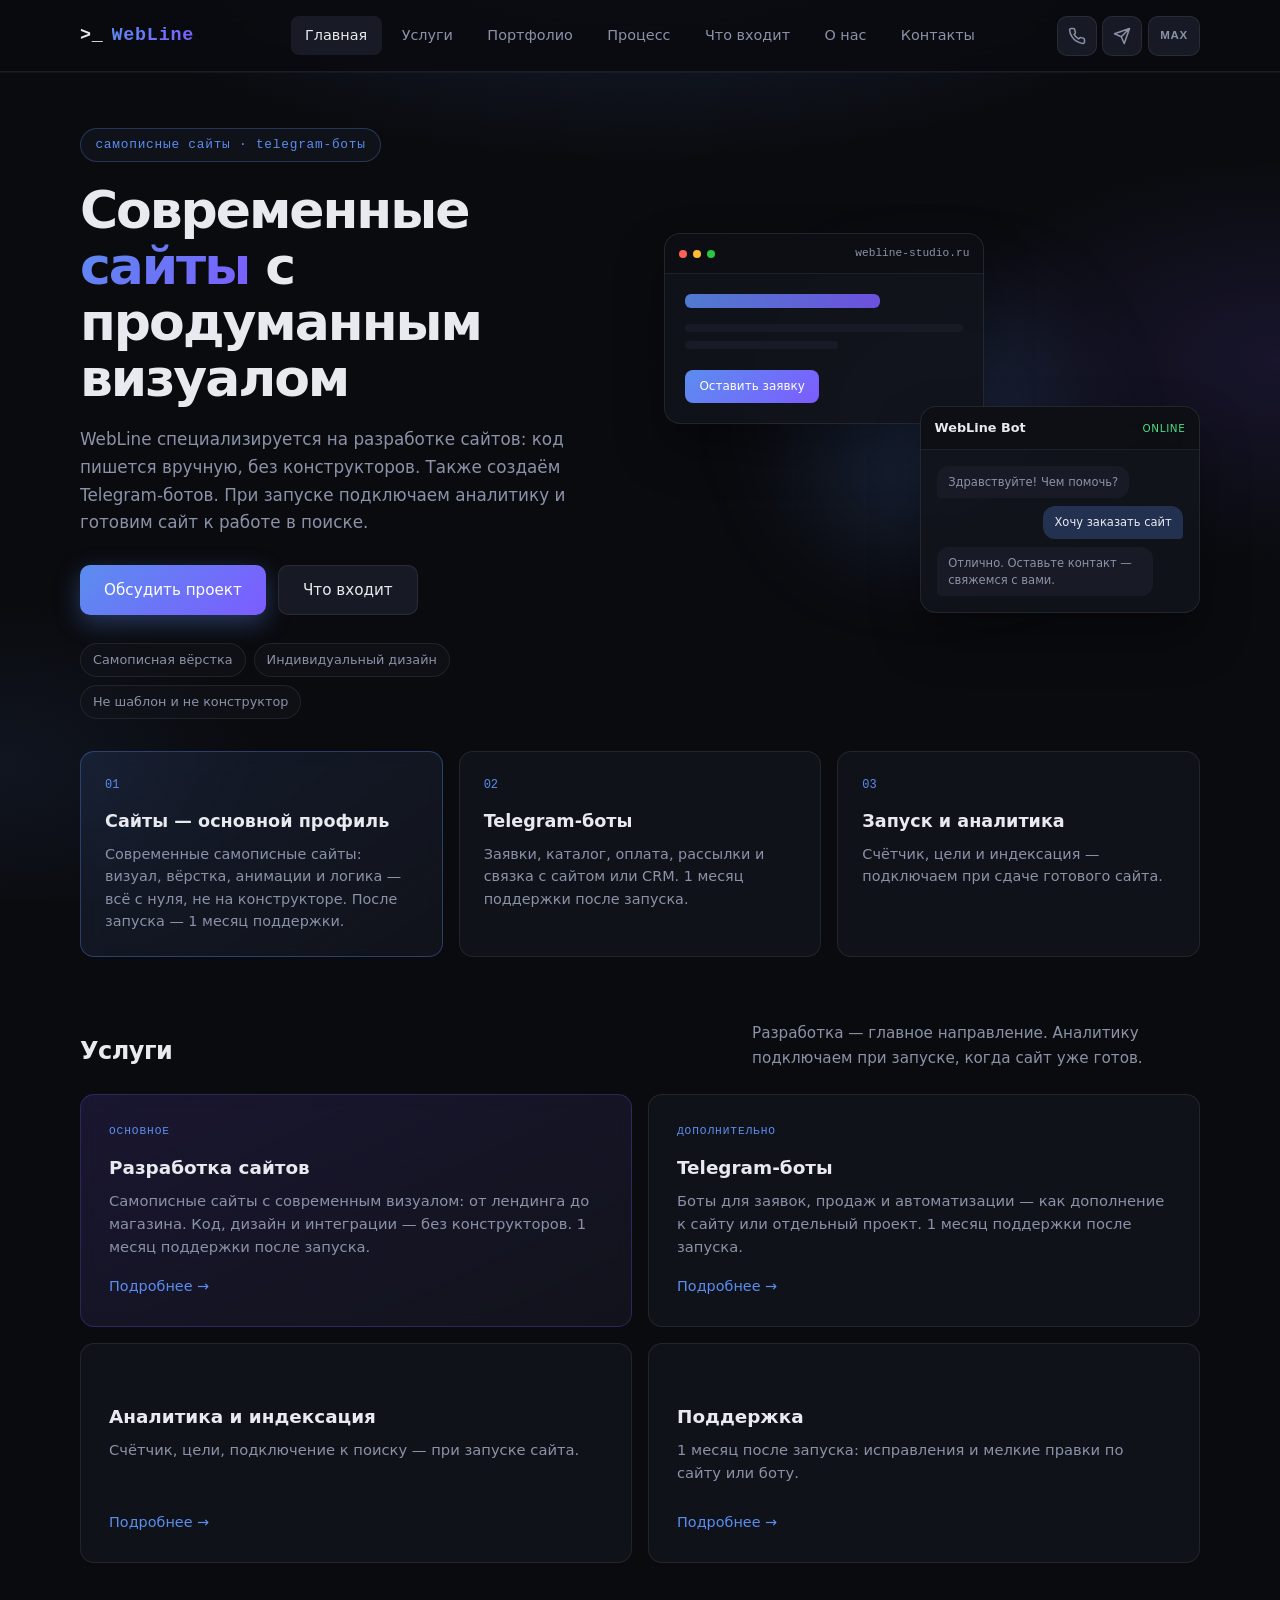
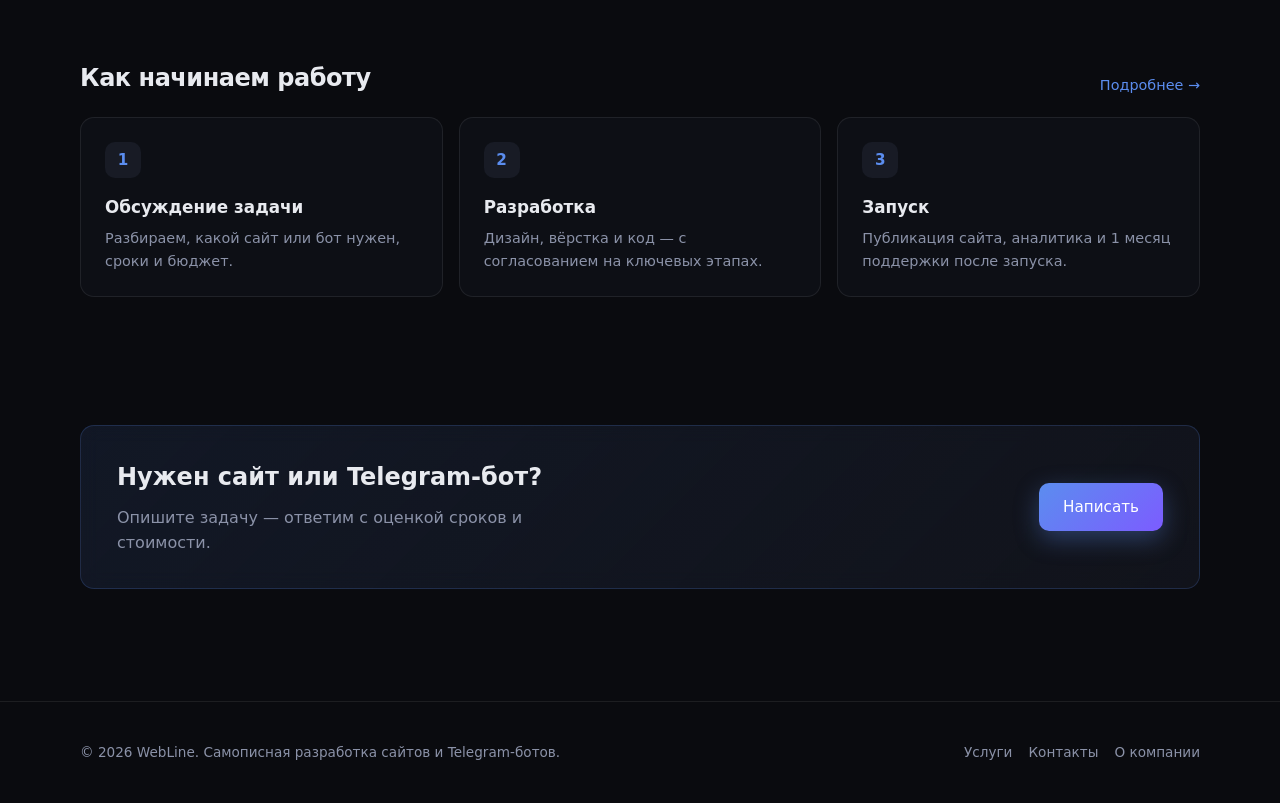
<file: index.html>
﻿<!DOCTYPE html>
<html lang="ru">
<head>
  <meta charset="UTF-8">
  <meta name="viewport" content="width=device-width, initial-scale=1.0, viewport-fit=cover">
  <link rel="icon" href="favicon.svg" type="image/svg+xml">
  <link rel="apple-touch-icon" href="favicon.svg">
  <meta name="description" content="WebLine — самописная разработка современных сайтов и Telegram-ботов. Аналитика при запуске.">
  <title>WebLine — Разработка сайтов и Telegram-ботов</title>
  <link rel="stylesheet" href="css/style.css">
</head>
<body class="page-home">
  <header class="site-header">
    <div class="container header-inner">
      <a href="index.html" class="logo">&gt;_ <span>WebLine</span></a>
      <nav class="nav">
        <a href="index.html" class="active">Главная</a>
        <a href="uslugi.html">Услуги</a>
        <a href="portfolio.html">Портфолио</a>
        <a href="process.html">Процесс</a>
        <a href="tseny.html">Что входит</a>
        <a href="o-nas.html">О нас</a>
        <a href="kontakty.html">Контакты</a>
      </nav>
      <div class="header-tools">
        <div class="header-actions">
          <a href="tel:+79135653839" class="header-action" aria-label="Позвонить">
            <svg class="header-action-icon" viewBox="0 0 24 24" aria-hidden="true"><path d="M22 16.92v3a2 2 0 0 1-2.18 2 19.79 19.79 0 0 1-8.63-3.07 19.5 19.5 0 0 1-6-6 19.79 19.79 0 0 1-3.07-8.67A2 2 0 0 1 4.11 2h3a2 2 0 0 1 2 1.72 12.84 12.84 0 0 0 .7 2.81 2 2 0 0 1-.45 2.11L8.09 9.91a16 16 0 0 0 6 6l1.27-1.27a2 2 0 0 1 2.11-.45 12.84 12.84 0 0 0 2.81.7A2 2 0 0 1 22 16.92z" fill="none" stroke="currentColor" stroke-width="2" stroke-linecap="round" stroke-linejoin="round"/></svg>
          </a>
          <button type="button" class="header-action messenger-open" aria-label="Telegram" data-messenger-name="Telegram" data-app-url="tg://resolve?phone=79135653839" data-web-url="https://t.me/+79135653839">
            <svg class="header-action-icon" viewBox="0 0 24 24" aria-hidden="true"><path d="M22 2 11 13M22 2l-7 20-4-9-9-4 20-7z" fill="none" stroke="currentColor" stroke-width="2" stroke-linecap="round" stroke-linejoin="round"/></svg>
          </button>
          <button type="button" class="header-action header-action--text messenger-open" aria-label="MAX" data-messenger-name="MAX" data-app-url="max://max.ru/u/f9LHodD0cOLGtf8KB2TEBFTOUegxn5QIkC54LNBj_Z_xKpQ5yg3k71QA6WI" data-web-url="https://max.ru/u/f9LHodD0cOLGtf8KB2TEBFTOUegxn5QIkC54LNBj_Z_xKpQ5yg3k71QA6WI">
            <span class="header-action-label">MAX</span>
          </button>
        </div>
        <button class="nav-toggle" type="button" aria-label="Меню" aria-expanded="false">☰</button>
      </div>
    </div>
  </header>

  <main>
    <section class="home-hero">
      <div class="container home-hero-grid">
        <div class="home-hero-copy">
          <p class="hero-badge">самописные сайты · telegram-боты</p>
          <h1>Современные <em>сайты</em> с продуманным визуалом</h1>
          <p class="hero-lead">WebLine специализируется на разработке сайтов: код пишется вручную, без конструкторов. Также создаём Telegram-ботов. При запуске подключаем аналитику и готовим сайт к работе в поиске.</p>
          <div class="hero-actions">
            <a href="kontakty.html" class="btn btn-primary">Обсудить проект</a>
            <a href="tseny.html" class="btn btn-secondary">Что входит</a>
          </div>
          <ul class="hero-tags">
            <li>Самописная вёрстка</li>
            <li>Индивидуальный дизайн</li>
            <li>Не шаблон и не конструктор</li>
          </ul>
        </div>

        <div class="home-hero-visual" aria-hidden="true">
          <div class="showcase-glow"></div>
          <div class="showcase-card showcase-site">
            <div class="showcase-top">
              <span class="dot"></span><span class="dot"></span><span class="dot"></span>
              <span class="showcase-url">webline-studio.ru</span>
            </div>
            <div class="showcase-content">
              <div class="mock-title"></div>
              <div class="mock-text"></div>
              <div class="mock-text short"></div>
              <div class="mock-btn">Оставить заявку</div>
            </div>
          </div>
          <div class="showcase-card showcase-bot">
            <div class="showcase-top">
              <span class="showcase-bot-name">WebLine Bot</span>
              <span class="showcase-online">online</span>
            </div>
            <div class="showcase-chat">
              <div class="chat-bubble bot">Здравствуйте! Чем помочь?</div>
              <div class="chat-bubble user">Хочу заказать сайт</div>
              <div class="chat-bubble bot">Отлично. Оставьте контакт — свяжемся с вами.</div>
            </div>
          </div>
        </div>
      </div>
    </section>

    <section class="home-focus">
      <div class="container">
        <div class="focus-grid">
          <article class="focus-item focus-item--accent">
            <span class="focus-num">01</span>
            <h3>Сайты — основной профиль</h3>
            <p>Современные самописные сайты: визуал, вёрстка, анимации и логика — всё с нуля, не на конструкторе. После запуска — 1 месяц поддержки.</p>
          </article>
          <article class="focus-item">
            <span class="focus-num">02</span>
            <h3>Telegram-боты</h3>
            <p>Заявки, каталог, оплата, рассылки и связка с сайтом или CRM. 1 месяц поддержки после запуска.</p>
          </article>
          <article class="focus-item">
            <span class="focus-num">03</span>
            <h3>Запуск и аналитика</h3>
            <p>Счётчик, цели и индексация — подключаем при сдаче готового сайта.</p>
          </article>
        </div>
      </div>
    </section>

    <section class="section container">
      <div class="section-head">
        <h2 class="section-title">Услуги</h2>
        <p class="section-desc">Разработка — главное направление. Аналитику подключаем при запуске, когда сайт уже готов.</p>
      </div>
      <div class="home-bento">
        <a href="uslugi.html#sozdanie" class="bento-card bento-large bento-highlight">
          <div class="bento-label">Основное</div>
          <h3>Разработка сайтов</h3>
          <p>Самописные сайты с современным визуалом: от лендинга до магазина. Код, дизайн и интеграции — без конструкторов. 1 месяц поддержки после запуска.</p>
          <span class="bento-link">Подробнее →</span>
        </a>
        <a href="uslugi.html#boty" class="bento-card bento-large">
          <div class="bento-label">Дополнительно</div>
          <h3>Telegram-боты</h3>
          <p>Боты для заявок, продаж и автоматизации — как дополнение к сайту или отдельный проект. 1 месяц поддержки после запуска.</p>
          <span class="bento-link">Подробнее →</span>
        </a>
        <a href="uslugi.html#nastroyka" class="bento-card bento-small">
          <div class="bento-label bento-label--empty">—</div>
          <h3>Аналитика и индексация</h3>
          <p>Счётчик, цели, подключение к поиску — при запуске сайта.</p>
          <span class="bento-link">Подробнее →</span>
        </a>
        <a href="uslugi.html#podderzhka" class="bento-card bento-small">
          <div class="bento-label bento-label--empty">—</div>
          <h3>Поддержка</h3>
          <p>1 месяц после запуска: исправления и мелкие правки по сайту или боту.</p>
          <span class="bento-link">Подробнее →</span>
        </a>
      </div>
    </section>

    <section class="home-process section container">
      <div class="section-head">
        <h2 class="section-title">Как начинаем работу</h2>
        <a href="process.html" class="section-link">Подробнее →</a>
      </div>
      <div class="home-steps">
        <article class="home-step">
          <span class="home-step-num">1</span>
          <h3>Обсуждение задачи</h3>
          <p>Разбираем, какой сайт или бот нужен, сроки и бюджет.</p>
        </article>
        <article class="home-step">
          <span class="home-step-num">2</span>
          <h3>Разработка</h3>
          <p>Дизайн, вёрстка и код — с согласованием на ключевых этапах.</p>
        </article>
        <article class="home-step">
          <span class="home-step-num">3</span>
          <h3>Запуск</h3>
          <p>Публикация сайта, аналитика и 1 месяц поддержки после запуска.</p>
        </article>
      </div>
    </section>

    <section class="section container">
      <div class="cta-band cta-band--home">
        <div>
          <h2>Нужен сайт или Telegram-бот?</h2>
          <p>Опишите задачу — ответим с оценкой сроков и стоимости.</p>
        </div>
        <a href="kontakty.html" class="btn btn-primary">Написать</a>
      </div>
    </section>
  </main>

  <footer class="site-footer">
    <div class="container footer-inner">
      <p>© 2026 WebLine. Самописная разработка сайтов и Telegram-ботов.</p>
      <div class="footer-links">
        <a href="uslugi.html">Услуги</a>
        <a href="kontakty.html">Контакты</a>
        <a href="o-nas.html">О компании</a>
      </div>
    </div>
  </footer>
  <script src="js/metrika.js"></script>
  <script src="js/main.js"></script>
</body>
</html>
</file>
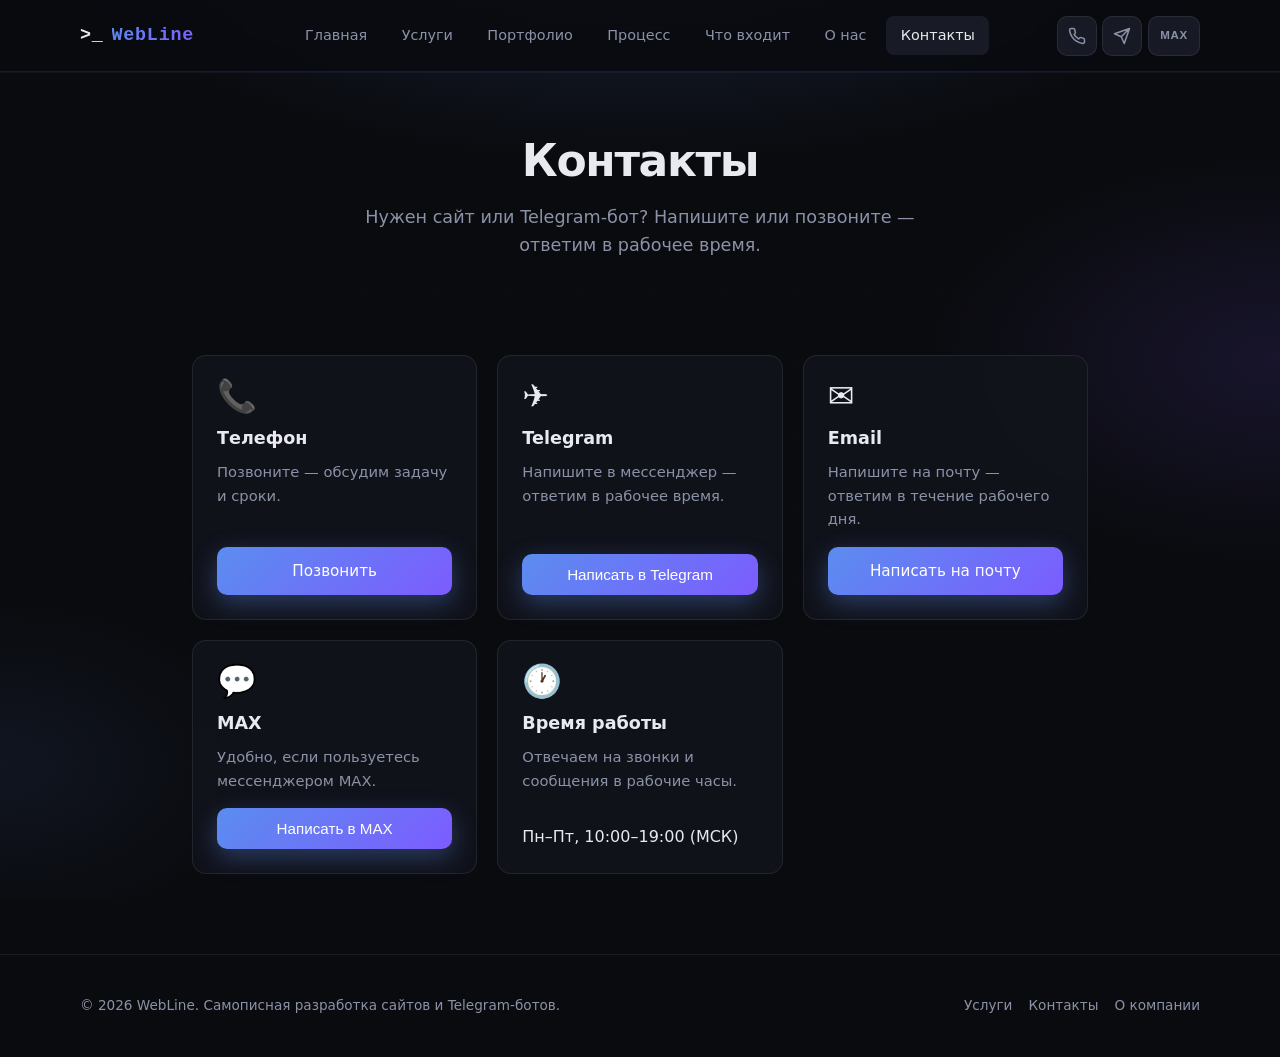
<file: kontakty.html>
﻿<!DOCTYPE html>
<html lang="ru">
<head>
  <meta charset="UTF-8">
  <meta name="viewport" content="width=device-width, initial-scale=1.0, viewport-fit=cover">
  <link rel="icon" href="favicon.svg" type="image/svg+xml">
  <link rel="apple-touch-icon" href="favicon.svg">
  <meta name="description" content="Контакты WebLine — позвонить, Telegram, MAX, email и время работы.">
  <title>Контакты — WebLine</title>
  <link rel="stylesheet" href="css/style.css">
</head>
<body>
  <header class="site-header">
    <div class="container header-inner">
      <a href="index.html" class="logo">&gt;_ <span>WebLine</span></a>
      <nav class="nav">
        <a href="index.html">Главная</a>
        <a href="uslugi.html">Услуги</a>
        <a href="portfolio.html">Портфолио</a>
        <a href="process.html">Процесс</a>
        <a href="tseny.html">Что входит</a>
        <a href="o-nas.html">О нас</a>
        <a href="kontakty.html" class="active">Контакты</a>
      </nav>
      <div class="header-tools">
        <div class="header-actions">
          <a href="tel:+79135653839" class="header-action" aria-label="Позвонить">
            <svg class="header-action-icon" viewBox="0 0 24 24" aria-hidden="true"><path d="M22 16.92v3a2 2 0 0 1-2.18 2 19.79 19.79 0 0 1-8.63-3.07 19.5 19.5 0 0 1-6-6 19.79 19.79 0 0 1-3.07-8.67A2 2 0 0 1 4.11 2h3a2 2 0 0 1 2 1.72 12.84 12.84 0 0 0 .7 2.81 2 2 0 0 1-.45 2.11L8.09 9.91a16 16 0 0 0 6 6l1.27-1.27a2 2 0 0 1 2.11-.45 12.84 12.84 0 0 0 2.81.7A2 2 0 0 1 22 16.92z" fill="none" stroke="currentColor" stroke-width="2" stroke-linecap="round" stroke-linejoin="round"/></svg>
          </a>
          <button type="button" class="header-action messenger-open" aria-label="Telegram" data-messenger-name="Telegram" data-app-url="tg://resolve?phone=79135653839" data-web-url="https://t.me/+79135653839">
            <svg class="header-action-icon" viewBox="0 0 24 24" aria-hidden="true"><path d="M22 2 11 13M22 2l-7 20-4-9-9-4 20-7z" fill="none" stroke="currentColor" stroke-width="2" stroke-linecap="round" stroke-linejoin="round"/></svg>
          </button>
          <button type="button" class="header-action header-action--text messenger-open" aria-label="MAX" data-messenger-name="MAX" data-app-url="max://max.ru/u/f9LHodD0cOLGtf8KB2TEBFTOUegxn5QIkC54LNBj_Z_xKpQ5yg3k71QA6WI" data-web-url="https://max.ru/u/f9LHodD0cOLGtf8KB2TEBFTOUegxn5QIkC54LNBj_Z_xKpQ5yg3k71QA6WI">
            <span class="header-action-label">MAX</span>
          </button>
        </div>
        <button class="nav-toggle" type="button" aria-label="Меню" aria-expanded="false">☰</button>
      </div>
    </div>
  </header>

  <main>
    <section class="page-hero container">
      <h1>Контакты</h1>
      <p>Нужен сайт или Telegram-бот? Напишите или позвоните — ответим в рабочее время.</p>
    </section>

    <section class="section container">
      <div class="contact-channels">
        <article class="card contact-channel">
          <span class="contact-channel-icon" aria-hidden="true">📞</span>
          <h3>Телефон</h3>
          <p>Позвоните — обсудим задачу и сроки.</p>
          <a href="tel:+79135653839" class="btn btn-primary">Позвонить</a>
        </article>

        <article class="card contact-channel">
          <span class="contact-channel-icon" aria-hidden="true">✈️</span>
          <h3>Telegram</h3>
          <p>Напишите в мессенджер — ответим в рабочее время.</p>
          <button type="button" class="btn btn-primary messenger-open" data-messenger-name="Telegram" data-app-url="tg://resolve?phone=79135653839" data-web-url="https://t.me/+79135653839">Написать в Telegram</button>
        </article>

        <article class="card contact-channel">
          <span class="contact-channel-icon" aria-hidden="true">✉️</span>
          <h3>Email</h3>
          <p>Напишите на почту — ответим в течение рабочего дня.</p>
          <a href="mailto:jurimarchevsky@yandex.ru" class="btn btn-primary">Написать на почту</a>
        </article>

        <article class="card contact-channel">
          <span class="contact-channel-icon" aria-hidden="true">💬</span>
          <h3>MAX</h3>
          <p>Удобно, если пользуетесь мессенджером MAX.</p>
          <button type="button" class="btn btn-primary messenger-open" data-messenger-name="MAX" data-app-url="max://max.ru/u/f9LHodD0cOLGtf8KB2TEBFTOUegxn5QIkC54LNBj_Z_xKpQ5yg3k71QA6WI" data-web-url="https://max.ru/u/f9LHodD0cOLGtf8KB2TEBFTOUegxn5QIkC54LNBj_Z_xKpQ5yg3k71QA6WI">Написать в MAX</button>
        </article>

        <article class="card contact-channel contact-channel--info">
          <span class="contact-channel-icon" aria-hidden="true">🕐</span>
          <h3>Время работы</h3>
          <p>Отвечаем на звонки и сообщения в рабочие часы.</p>
          <span class="contact-channel-meta">Пн–Пт, 10:00–19:00 (МСК)</span>
        </article>
      </div>
    </section>
  </main>

  <footer class="site-footer">
    <div class="container footer-inner">
      <p>© 2026 WebLine. Самописная разработка сайтов и Telegram-ботов.</p>
      <div class="footer-links">
        <a href="uslugi.html">Услуги</a>
        <a href="kontakty.html">Контакты</a>
        <a href="o-nas.html">О компании</a>
      </div>
    </div>
  </footer>
  <script src="js/metrika.js"></script>
  <script src="js/main.js"></script>
</body>
</html>
</file>
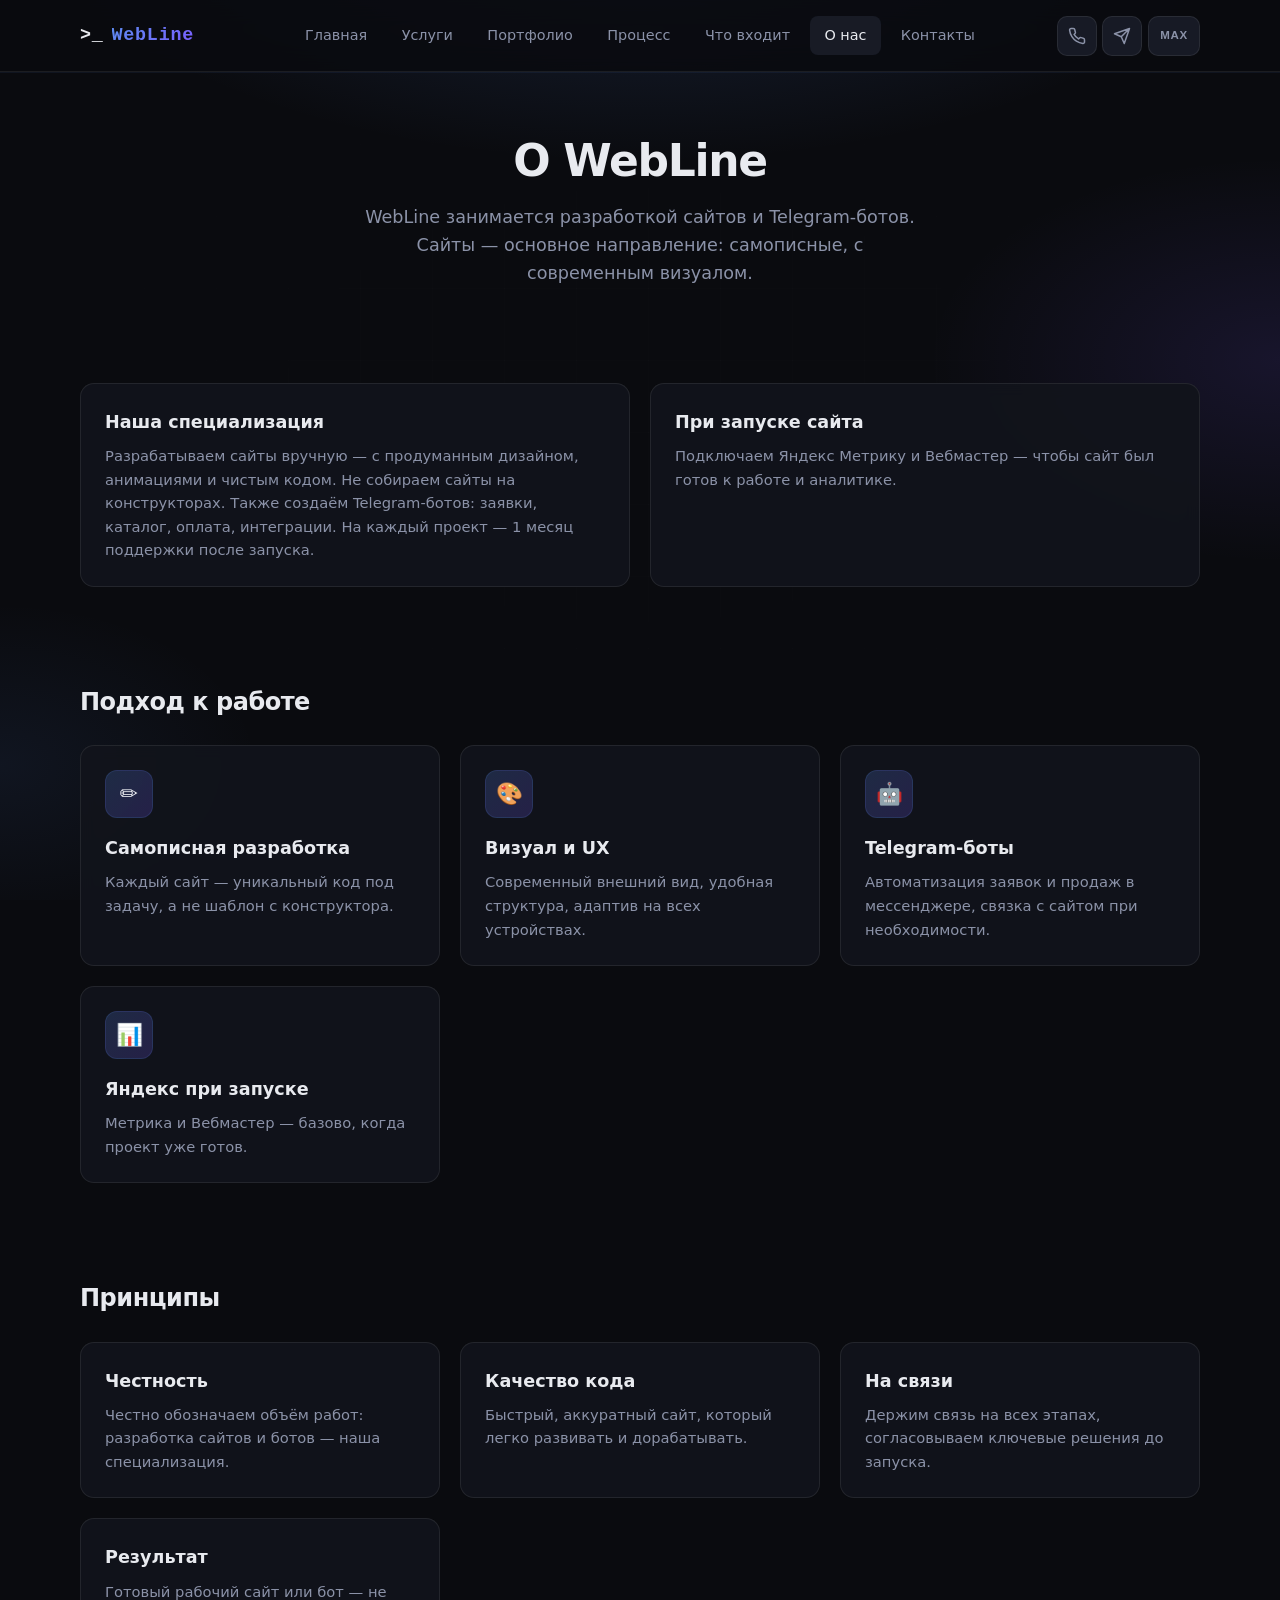
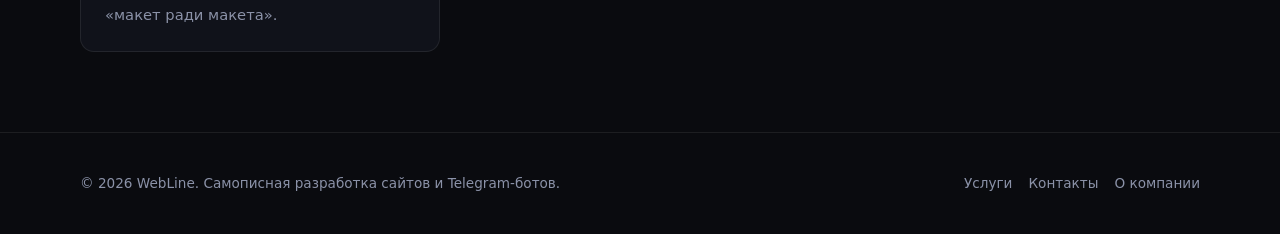
<file: o-nas.html>
﻿<!DOCTYPE html>
<html lang="ru">
<head>
  <meta charset="UTF-8">
  <meta name="viewport" content="width=device-width, initial-scale=1.0, viewport-fit=cover">
  <link rel="icon" href="favicon.svg" type="image/svg+xml">
  <link rel="apple-touch-icon" href="favicon.svg">
  <meta name="description" content="О WebLine — самописная разработка сайтов и Telegram-ботов.">
  <title>О нас — WebLine</title>
  <link rel="stylesheet" href="css/style.css">
</head>
<body>
  <header class="site-header">
    <div class="container header-inner">
      <a href="index.html" class="logo">&gt;_ <span>WebLine</span></a>
      <nav class="nav">
        <a href="index.html">Главная</a>
        <a href="uslugi.html">Услуги</a>
        <a href="portfolio.html">Портфолио</a>
        <a href="process.html">Процесс</a>
        <a href="tseny.html">Что входит</a>
        <a href="o-nas.html" class="active">О нас</a>
        <a href="kontakty.html">Контакты</a>
      </nav>
      <div class="header-tools">
        <div class="header-actions">
          <a href="tel:+79135653839" class="header-action" aria-label="Позвонить">
            <svg class="header-action-icon" viewBox="0 0 24 24" aria-hidden="true"><path d="M22 16.92v3a2 2 0 0 1-2.18 2 19.79 19.79 0 0 1-8.63-3.07 19.5 19.5 0 0 1-6-6 19.79 19.79 0 0 1-3.07-8.67A2 2 0 0 1 4.11 2h3a2 2 0 0 1 2 1.72 12.84 12.84 0 0 0 .7 2.81 2 2 0 0 1-.45 2.11L8.09 9.91a16 16 0 0 0 6 6l1.27-1.27a2 2 0 0 1 2.11-.45 12.84 12.84 0 0 0 2.81.7A2 2 0 0 1 22 16.92z" fill="none" stroke="currentColor" stroke-width="2" stroke-linecap="round" stroke-linejoin="round"/></svg>
          </a>
          <button type="button" class="header-action messenger-open" aria-label="Telegram" data-messenger-name="Telegram" data-app-url="tg://resolve?phone=79135653839" data-web-url="https://t.me/+79135653839">
            <svg class="header-action-icon" viewBox="0 0 24 24" aria-hidden="true"><path d="M22 2 11 13M22 2l-7 20-4-9-9-4 20-7z" fill="none" stroke="currentColor" stroke-width="2" stroke-linecap="round" stroke-linejoin="round"/></svg>
          </button>
          <button type="button" class="header-action header-action--text messenger-open" aria-label="MAX" data-messenger-name="MAX" data-app-url="max://max.ru/u/f9LHodD0cOLGtf8KB2TEBFTOUegxn5QIkC54LNBj_Z_xKpQ5yg3k71QA6WI" data-web-url="https://max.ru/u/f9LHodD0cOLGtf8KB2TEBFTOUegxn5QIkC54LNBj_Z_xKpQ5yg3k71QA6WI">
            <span class="header-action-label">MAX</span>
          </button>
        </div>
        <button class="nav-toggle" type="button" aria-label="Меню" aria-expanded="false">☰</button>
      </div>
    </div>
  </header>

  <main>
    <section class="page-hero container">
      <h1>О WebLine</h1>
      <p>WebLine занимается разработкой сайтов и Telegram-ботов. Сайты — основное направление: самописные, с современным визуалом.</p>
    </section>

    <section class="section container">
      <div class="grid grid-2">
        <article class="card">
          <h3>Наша специализация</h3>
          <p>Разрабатываем сайты вручную — с продуманным дизайном, анимациями и чистым кодом. Не собираем сайты на конструкторах. Также создаём Telegram-ботов: заявки, каталог, оплата, интеграции. На каждый проект — 1 месяц поддержки после запуска.</p>
        </article>
        <article class="card">
          <h3>При запуске сайта</h3>
          <p>Подключаем Яндекс Метрику и Вебмастер — чтобы сайт был готов к работе и аналитике.</p>
        </article>
      </div>
    </section>

    <section class="section container">
      <h2 class="section-title">Подход к работе</h2>
      <div class="grid grid-2">
        <article class="card">
          <div class="card-icon">✏️</div>
          <h3>Самописная разработка</h3>
          <p>Каждый сайт — уникальный код под задачу, а не шаблон с конструктора.</p>
        </article>
        <article class="card">
          <div class="card-icon">🎨</div>
          <h3>Визуал и UX</h3>
          <p>Современный внешний вид, удобная структура, адаптив на всех устройствах.</p>
        </article>
        <article class="card">
          <div class="card-icon">🤖</div>
          <h3>Telegram-боты</h3>
          <p>Автоматизация заявок и продаж в мессенджере, связка с сайтом при необходимости.</p>
        </article>
        <article class="card">
          <div class="card-icon">📊</div>
          <h3>Яндекс при запуске</h3>
          <p>Метрика и Вебмастер — базово, когда проект уже готов.</p>
        </article>
      </div>
    </section>

    <section class="section container">
      <h2 class="section-title">Принципы</h2>
      <div class="grid grid-2">
        <article class="card">
          <h3>Честность</h3>
          <p>Честно обозначаем объём работ: разработка сайтов и ботов — наша специализация.</p>
        </article>
        <article class="card">
          <h3>Качество кода</h3>
          <p>Быстрый, аккуратный сайт, который легко развивать и дорабатывать.</p>
        </article>
        <article class="card">
          <h3>На связи</h3>
          <p>Держим связь на всех этапах, согласовываем ключевые решения до запуска.</p>
        </article>
        <article class="card">
          <h3>Результат</h3>
          <p>Готовый рабочий сайт или бот — не «макет ради макета».</p>
        </article>
      </div>
    </section>
  </main>

  <footer class="site-footer">
    <div class="container footer-inner">
      <p>© 2026 WebLine. Самописная разработка сайтов и Telegram-ботов.</p>
      <div class="footer-links">
        <a href="uslugi.html">Услуги</a>
        <a href="kontakty.html">Контакты</a>
        <a href="o-nas.html">О компании</a>
      </div>
    </div>
  </footer>
  <script src="js/metrika.js"></script>
  <script src="js/main.js"></script>
</body>
</html>
</file>
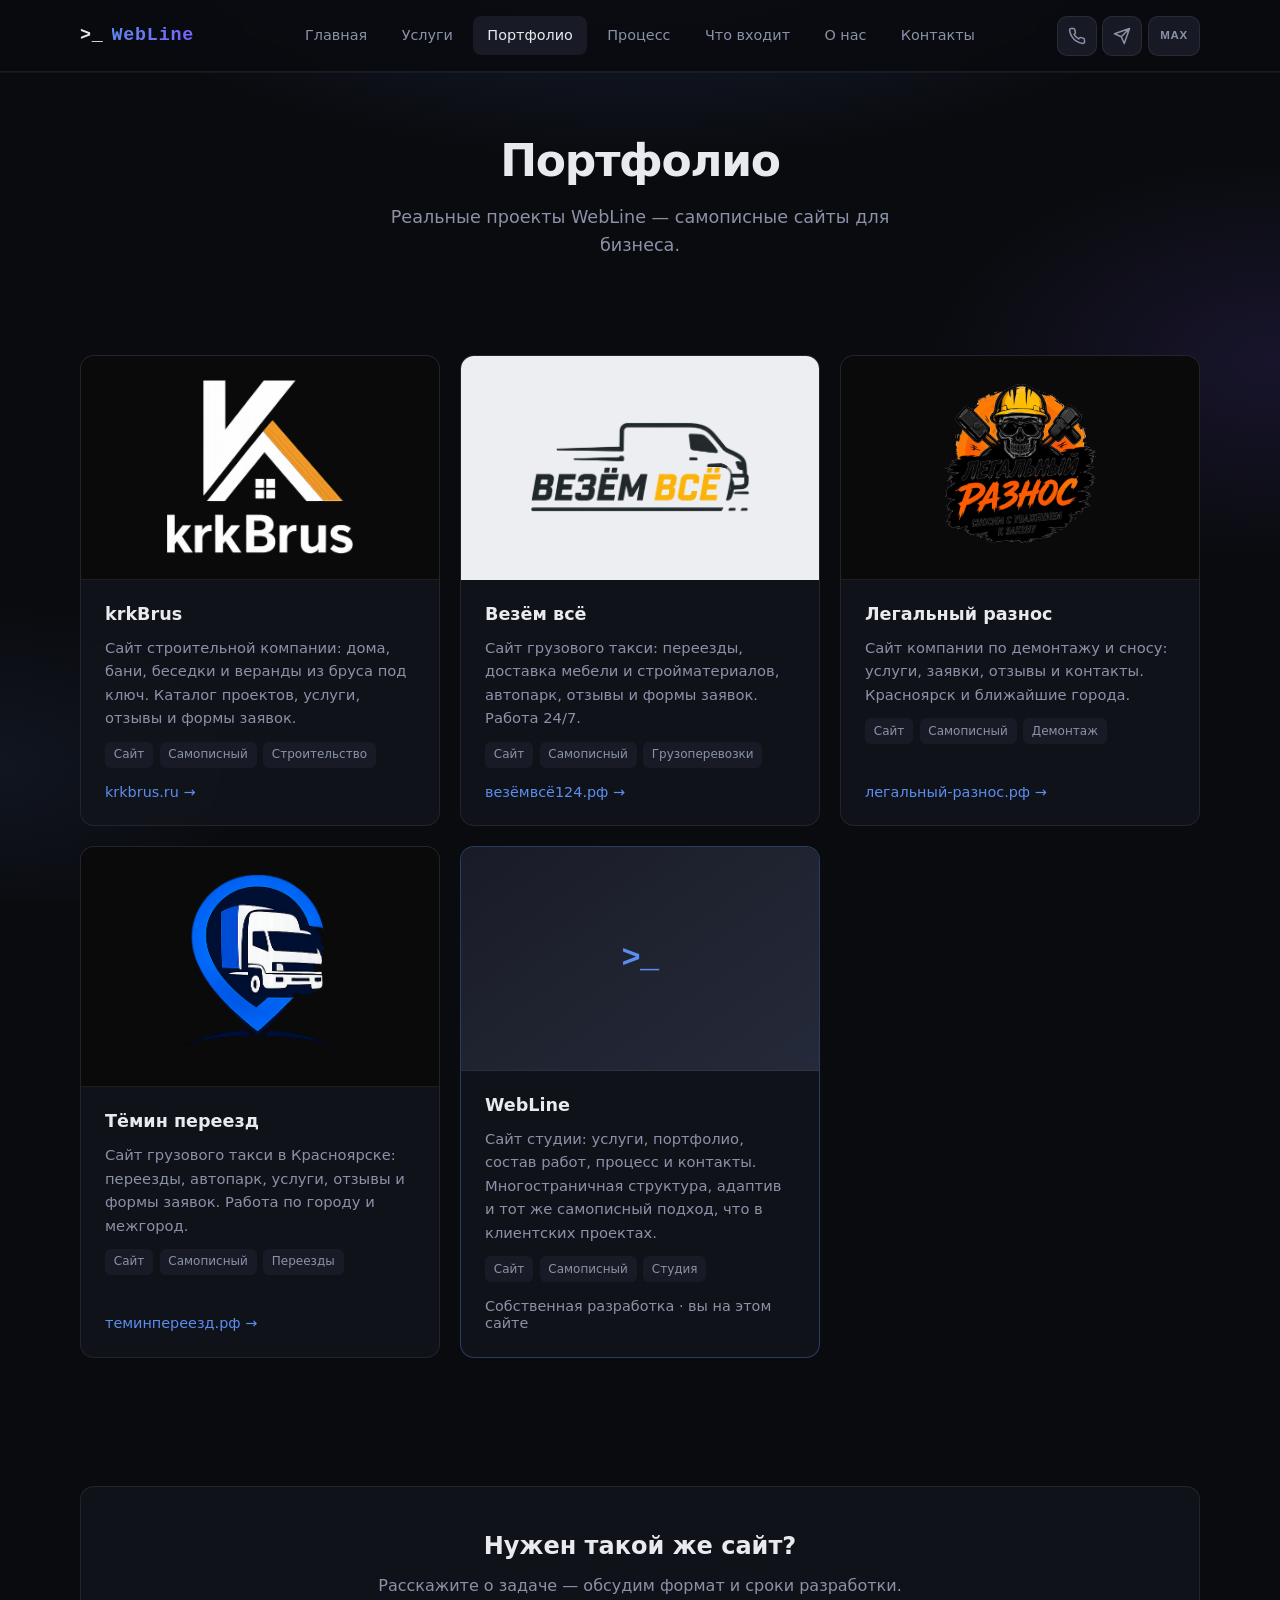
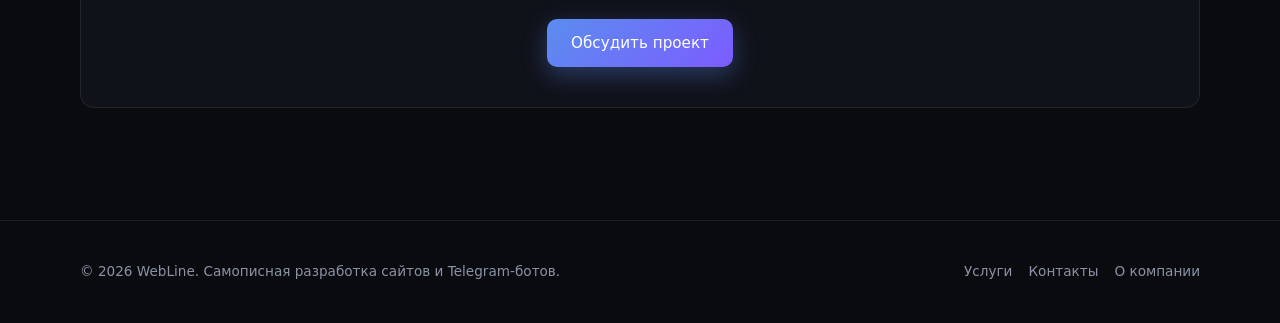
<file: portfolio.html>
﻿<!DOCTYPE html>
<html lang="ru">
<head>
  <meta charset="UTF-8">
  <meta name="viewport" content="width=device-width, initial-scale=1.0, viewport-fit=cover">
  <link rel="icon" href="favicon.svg" type="image/svg+xml">
  <link rel="apple-touch-icon" href="favicon.svg">
  <meta name="description" content="Портфолио WebLine — примеры сайтов и Telegram-ботов.">
  <title>Портфолио — WebLine</title>
  <link rel="stylesheet" href="css/style.css">
</head>
<body>
  <header class="site-header">
    <div class="container header-inner">
      <a href="index.html" class="logo">&gt;_ <span>WebLine</span></a>
      <nav class="nav">
        <a href="index.html">Главная</a>
        <a href="uslugi.html">Услуги</a>
        <a href="portfolio.html" class="active">Портфолио</a>
        <a href="process.html">Процесс</a>
        <a href="tseny.html">Что входит</a>
        <a href="o-nas.html">О нас</a>
        <a href="kontakty.html">Контакты</a>
      </nav>
      <div class="header-tools">
        <div class="header-actions">
          <a href="tel:+79135653839" class="header-action" aria-label="Позвонить">
            <svg class="header-action-icon" viewBox="0 0 24 24" aria-hidden="true"><path d="M22 16.92v3a2 2 0 0 1-2.18 2 19.79 19.79 0 0 1-8.63-3.07 19.5 19.5 0 0 1-6-6 19.79 19.79 0 0 1-3.07-8.67A2 2 0 0 1 4.11 2h3a2 2 0 0 1 2 1.72 12.84 12.84 0 0 0 .7 2.81 2 2 0 0 1-.45 2.11L8.09 9.91a16 16 0 0 0 6 6l1.27-1.27a2 2 0 0 1 2.11-.45 12.84 12.84 0 0 0 2.81.7A2 2 0 0 1 22 16.92z" fill="none" stroke="currentColor" stroke-width="2" stroke-linecap="round" stroke-linejoin="round"/></svg>
          </a>
          <button type="button" class="header-action messenger-open" aria-label="Telegram" data-messenger-name="Telegram" data-app-url="tg://resolve?phone=79135653839" data-web-url="https://t.me/+79135653839">
            <svg class="header-action-icon" viewBox="0 0 24 24" aria-hidden="true"><path d="M22 2 11 13M22 2l-7 20-4-9-9-4 20-7z" fill="none" stroke="currentColor" stroke-width="2" stroke-linecap="round" stroke-linejoin="round"/></svg>
          </button>
          <button type="button" class="header-action header-action--text messenger-open" aria-label="MAX" data-messenger-name="MAX" data-app-url="max://max.ru/u/f9LHodD0cOLGtf8KB2TEBFTOUegxn5QIkC54LNBj_Z_xKpQ5yg3k71QA6WI" data-web-url="https://max.ru/u/f9LHodD0cOLGtf8KB2TEBFTOUegxn5QIkC54LNBj_Z_xKpQ5yg3k71QA6WI">
            <span class="header-action-label">MAX</span>
          </button>
        </div>
        <button class="nav-toggle" type="button" aria-label="Меню" aria-expanded="false">☰</button>
      </div>
    </div>
  </header>

  <main>
    <section class="page-hero container">
      <h1>Портфолио</h1>
      <p>Реальные проекты WebLine — самописные сайты для бизнеса.</p>
    </section>

    <section class="section container">
      <div class="grid grid-2">
        <article class="card portfolio-item">
          <a href="https://krkbrus.ru" target="_blank" rel="noopener noreferrer" class="portfolio-item-link">
            <div class="portfolio-thumb portfolio-thumb--logo">
              <img src="images/portfolio/krkbrus-logo.png" alt="Логотип krkBrus" width="160" height="80">
            </div>
            <div class="card-body">
              <h3>krkBrus</h3>
              <p>Сайт строительной компании: дома, бани, беседки и веранды из бруса под ключ. Каталог проектов, услуги, отзывы и формы заявок.</p>
              <div class="tags">
                <span class="tag">Сайт</span>
                <span class="tag">Самописный</span>
                <span class="tag">Строительство</span>
              </div>
              <span class="portfolio-external">krkbrus.ru →</span>
            </div>
          </a>
        </article>
        <article class="card portfolio-item">
          <a href="https://везёмвсё124.рф" target="_blank" rel="noopener noreferrer" class="portfolio-item-link">
            <div class="portfolio-thumb portfolio-thumb--logo portfolio-thumb--logo-light">
              <img src="images/portfolio/vezemvse-logo.png" alt="Логотип Везём всё" width="200" height="80">
            </div>
            <div class="card-body">
              <h3>Везём всё</h3>
              <p>Сайт грузового такси: переезды, доставка мебели и стройматериалов, автопарк, отзывы и формы заявок. Работа 24/7.</p>
              <div class="tags">
                <span class="tag">Сайт</span>
                <span class="tag">Самописный</span>
                <span class="tag">Грузоперевозки</span>
              </div>
              <span class="portfolio-external">везёмвсё124.рф →</span>
            </div>
          </a>
        </article>
        <article class="card portfolio-item">
          <a href="https://легальный-разнос.рф" target="_blank" rel="noopener noreferrer" class="portfolio-item-link">
            <div class="portfolio-thumb portfolio-thumb--logo">
              <img src="images/portfolio/legalny-raznos-logo.png" alt="Логотип Легальный разнос" width="220" height="220">
            </div>
            <div class="card-body">
              <h3>Легальный разнос</h3>
              <p>Сайт компании по демонтажу и сносу: услуги, заявки, отзывы и контакты. Красноярск и ближайшие города.</p>
              <div class="tags">
                <span class="tag">Сайт</span>
                <span class="tag">Самописный</span>
                <span class="tag">Демонтаж</span>
              </div>
              <span class="portfolio-external">легальный-разнос.рф →</span>
            </div>
          </a>
        </article>
        <article class="card portfolio-item">
          <a href="https://теминпереезд.рф" target="_blank" rel="noopener noreferrer" class="portfolio-item-link">
            <div class="portfolio-thumb portfolio-thumb--logo">
              <img src="images/portfolio/temin-pereezd-logo.png" alt="Логотип Тёмин переезд" width="120" height="120">
            </div>
            <div class="card-body">
              <h3>Тёмин переезд</h3>
              <p>Сайт грузового такси в Красноярске: переезды, автопарк, услуги, отзывы и формы заявок. Работа по городу и межгород.</p>
              <div class="tags">
                <span class="tag">Сайт</span>
                <span class="tag">Самописный</span>
                <span class="tag">Переезды</span>
              </div>
              <span class="portfolio-external">теминпереезд.рф →</span>
            </div>
          </a>
        </article>
        <article class="card portfolio-item portfolio-item--studio">
          <div class="portfolio-item-inner">
            <div class="portfolio-thumb portfolio-thumb--studio">&gt;_</div>
            <div class="card-body">
              <h3>WebLine</h3>
              <p>Сайт студии: услуги, портфолио, состав работ, процесс и контакты. Многостраничная структура, адаптив и тот же самописный подход, что в клиентских проектах.</p>
              <div class="tags">
                <span class="tag">Сайт</span>
                <span class="tag">Самописный</span>
                <span class="tag">Студия</span>
              </div>
              <span class="portfolio-meta">Собственная разработка · вы на этом сайте</span>
            </div>
          </div>
        </article>
      </div>
    </section>

    <section class="section container">
      <div class="cta-band">
        <h2>Нужен такой же сайт?</h2>
        <p>Расскажите о задаче — обсудим формат и сроки разработки.</p>
        <a href="kontakty.html" class="btn btn-primary">Обсудить проект</a>
      </div>
    </section>
  </main>

  <footer class="site-footer">
    <div class="container footer-inner">
      <p>© 2026 WebLine. Самописная разработка сайтов и Telegram-ботов.</p>
      <div class="footer-links">
        <a href="uslugi.html">Услуги</a>
        <a href="kontakty.html">Контакты</a>
        <a href="o-nas.html">О компании</a>
      </div>
    </div>
  </footer>
  <script src="js/metrika.js"></script>
  <script src="js/main.js"></script>
</body>
</html>
</file>
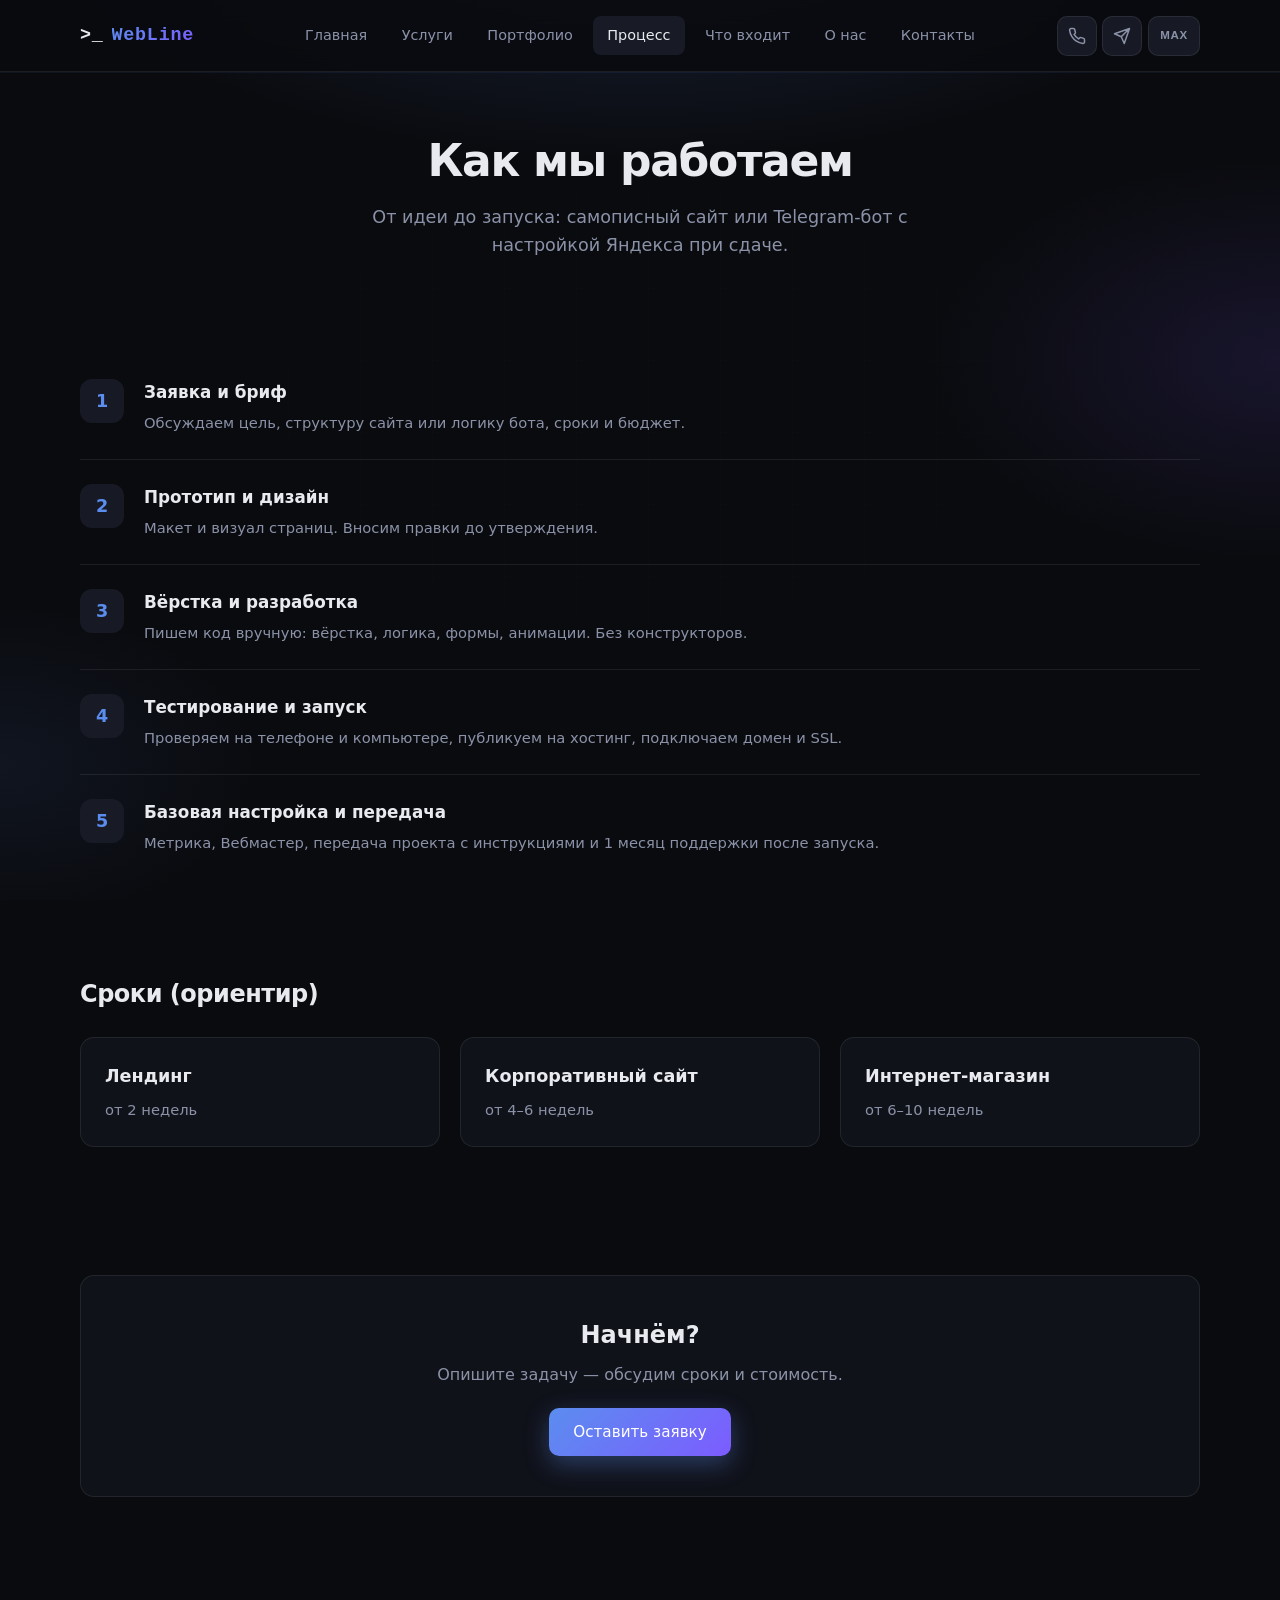
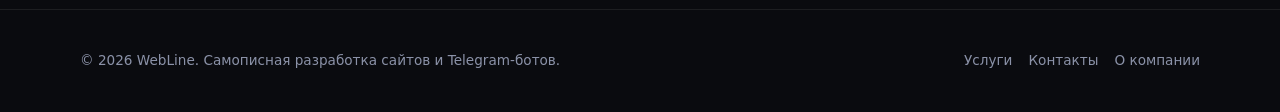
<file: process.html>
﻿<!DOCTYPE html>
<html lang="ru">
<head>
  <meta charset="UTF-8">
  <meta name="viewport" content="width=device-width, initial-scale=1.0, viewport-fit=cover">
  <link rel="icon" href="favicon.svg" type="image/svg+xml">
  <link rel="apple-touch-icon" href="favicon.svg">
  <meta name="description" content="Как мы работаем — этапы разработки сайта или Telegram-бота в WebLine.">
  <title>Процесс работы — WebLine</title>
  <link rel="stylesheet" href="css/style.css">
</head>
<body>
  <header class="site-header">
    <div class="container header-inner">
      <a href="index.html" class="logo">&gt;_ <span>WebLine</span></a>
      <nav class="nav">
        <a href="index.html">Главная</a>
        <a href="uslugi.html">Услуги</a>
        <a href="portfolio.html">Портфолио</a>
        <a href="process.html" class="active">Процесс</a>
        <a href="tseny.html">Что входит</a>
        <a href="o-nas.html">О нас</a>
        <a href="kontakty.html">Контакты</a>
      </nav>
      <div class="header-tools">
        <div class="header-actions">
          <a href="tel:+79135653839" class="header-action" aria-label="Позвонить">
            <svg class="header-action-icon" viewBox="0 0 24 24" aria-hidden="true"><path d="M22 16.92v3a2 2 0 0 1-2.18 2 19.79 19.79 0 0 1-8.63-3.07 19.5 19.5 0 0 1-6-6 19.79 19.79 0 0 1-3.07-8.67A2 2 0 0 1 4.11 2h3a2 2 0 0 1 2 1.72 12.84 12.84 0 0 0 .7 2.81 2 2 0 0 1-.45 2.11L8.09 9.91a16 16 0 0 0 6 6l1.27-1.27a2 2 0 0 1 2.11-.45 12.84 12.84 0 0 0 2.81.7A2 2 0 0 1 22 16.92z" fill="none" stroke="currentColor" stroke-width="2" stroke-linecap="round" stroke-linejoin="round"/></svg>
          </a>
          <button type="button" class="header-action messenger-open" aria-label="Telegram" data-messenger-name="Telegram" data-app-url="tg://resolve?phone=79135653839" data-web-url="https://t.me/+79135653839">
            <svg class="header-action-icon" viewBox="0 0 24 24" aria-hidden="true"><path d="M22 2 11 13M22 2l-7 20-4-9-9-4 20-7z" fill="none" stroke="currentColor" stroke-width="2" stroke-linecap="round" stroke-linejoin="round"/></svg>
          </button>
          <button type="button" class="header-action header-action--text messenger-open" aria-label="MAX" data-messenger-name="MAX" data-app-url="max://max.ru/u/f9LHodD0cOLGtf8KB2TEBFTOUegxn5QIkC54LNBj_Z_xKpQ5yg3k71QA6WI" data-web-url="https://max.ru/u/f9LHodD0cOLGtf8KB2TEBFTOUegxn5QIkC54LNBj_Z_xKpQ5yg3k71QA6WI">
            <span class="header-action-label">MAX</span>
          </button>
        </div>
        <button class="nav-toggle" type="button" aria-label="Меню" aria-expanded="false">☰</button>
      </div>
    </div>
  </header>

  <main>
    <section class="page-hero container">
      <h1>Как мы работаем</h1>
      <p>От идеи до запуска: самописный сайт или Telegram-бот с настройкой Яндекса при сдаче.</p>
    </section>

    <section class="section container">
      <div class="steps">
        <article class="step">
          <div class="step-num">1</div>
          <div>
            <h3>Заявка и бриф</h3>
            <p>Обсуждаем цель, структуру сайта или логику бота, сроки и бюджет.</p>
          </div>
        </article>
        <article class="step">
          <div class="step-num">2</div>
          <div>
            <h3>Прототип и дизайн</h3>
            <p>Макет и визуал страниц. Вносим правки до утверждения.</p>
          </div>
        </article>
        <article class="step">
          <div class="step-num">3</div>
          <div>
            <h3>Вёрстка и разработка</h3>
            <p>Пишем код вручную: вёрстка, логика, формы, анимации. Без конструкторов.</p>
          </div>
        </article>
        <article class="step">
          <div class="step-num">4</div>
          <div>
            <h3>Тестирование и запуск</h3>
            <p>Проверяем на телефоне и компьютере, публикуем на хостинг, подключаем домен и SSL.</p>
          </div>
        </article>
        <article class="step">
          <div class="step-num">5</div>
          <div>
            <h3>Базовая настройка и передача</h3>
            <p>Метрика, Вебмастер, передача проекта с инструкциями и 1 месяц поддержки после запуска.</p>
          </div>
        </article>
      </div>
    </section>

    <section class="section container">
      <h2 class="section-title">Сроки (ориентир)</h2>
      <div class="grid grid-3">
        <article class="card">
          <h3>Лендинг</h3>
          <p>от 2 недель</p>
        </article>
        <article class="card">
          <h3>Корпоративный сайт</h3>
          <p>от 4–6 недель</p>
        </article>
        <article class="card">
          <h3>Интернет-магазин</h3>
          <p>от 6–10 недель</p>
        </article>
      </div>
    </section>

    <section class="section container">
      <div class="cta-band">
        <h2>Начнём?</h2>
        <p>Опишите задачу — обсудим сроки и стоимость.</p>
        <a href="kontakty.html" class="btn btn-primary">Оставить заявку</a>
      </div>
    </section>
  </main>

  <footer class="site-footer">
    <div class="container footer-inner">
      <p>© 2026 WebLine. Самописная разработка сайтов и Telegram-ботов.</p>
      <div class="footer-links">
        <a href="uslugi.html">Услуги</a>
        <a href="kontakty.html">Контакты</a>
        <a href="o-nas.html">О компании</a>
      </div>
    </div>
  </footer>
  <script src="js/metrika.js"></script>
  <script src="js/main.js"></script>
</body>
</html>
</file>
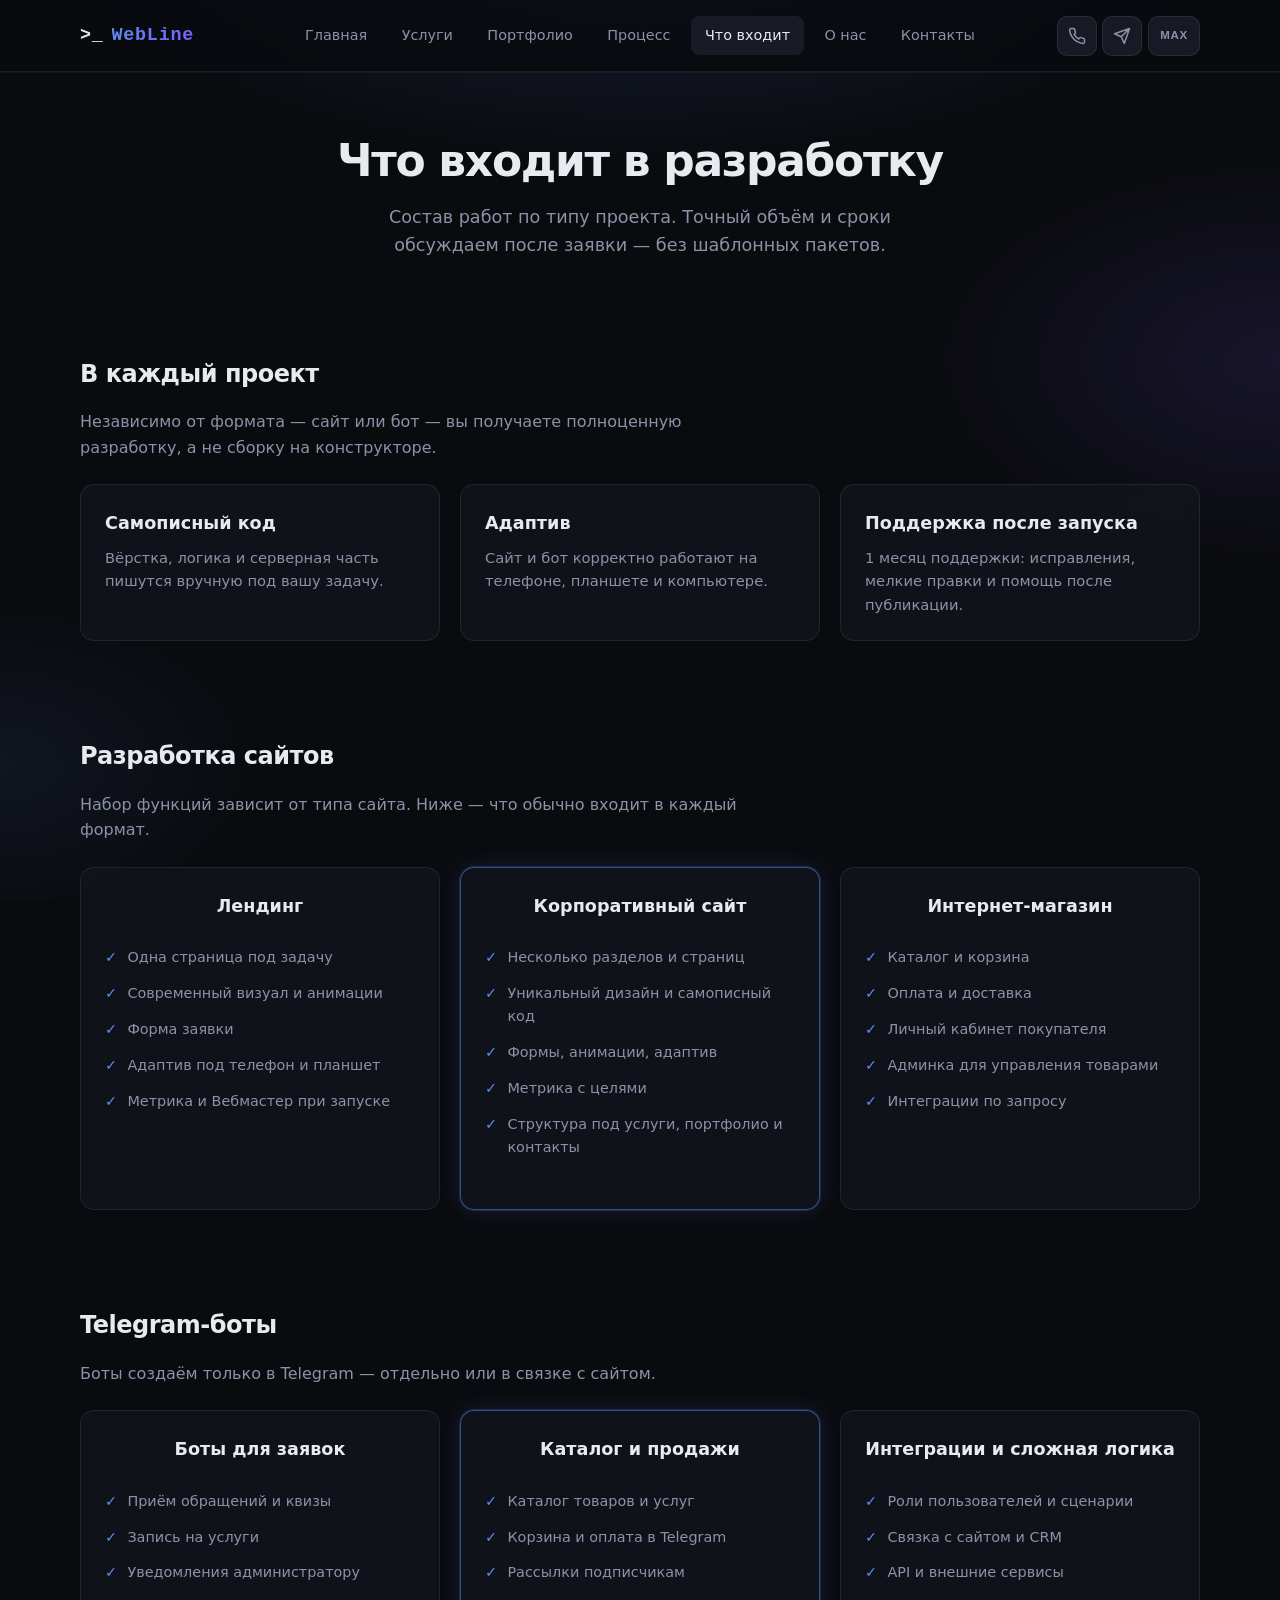
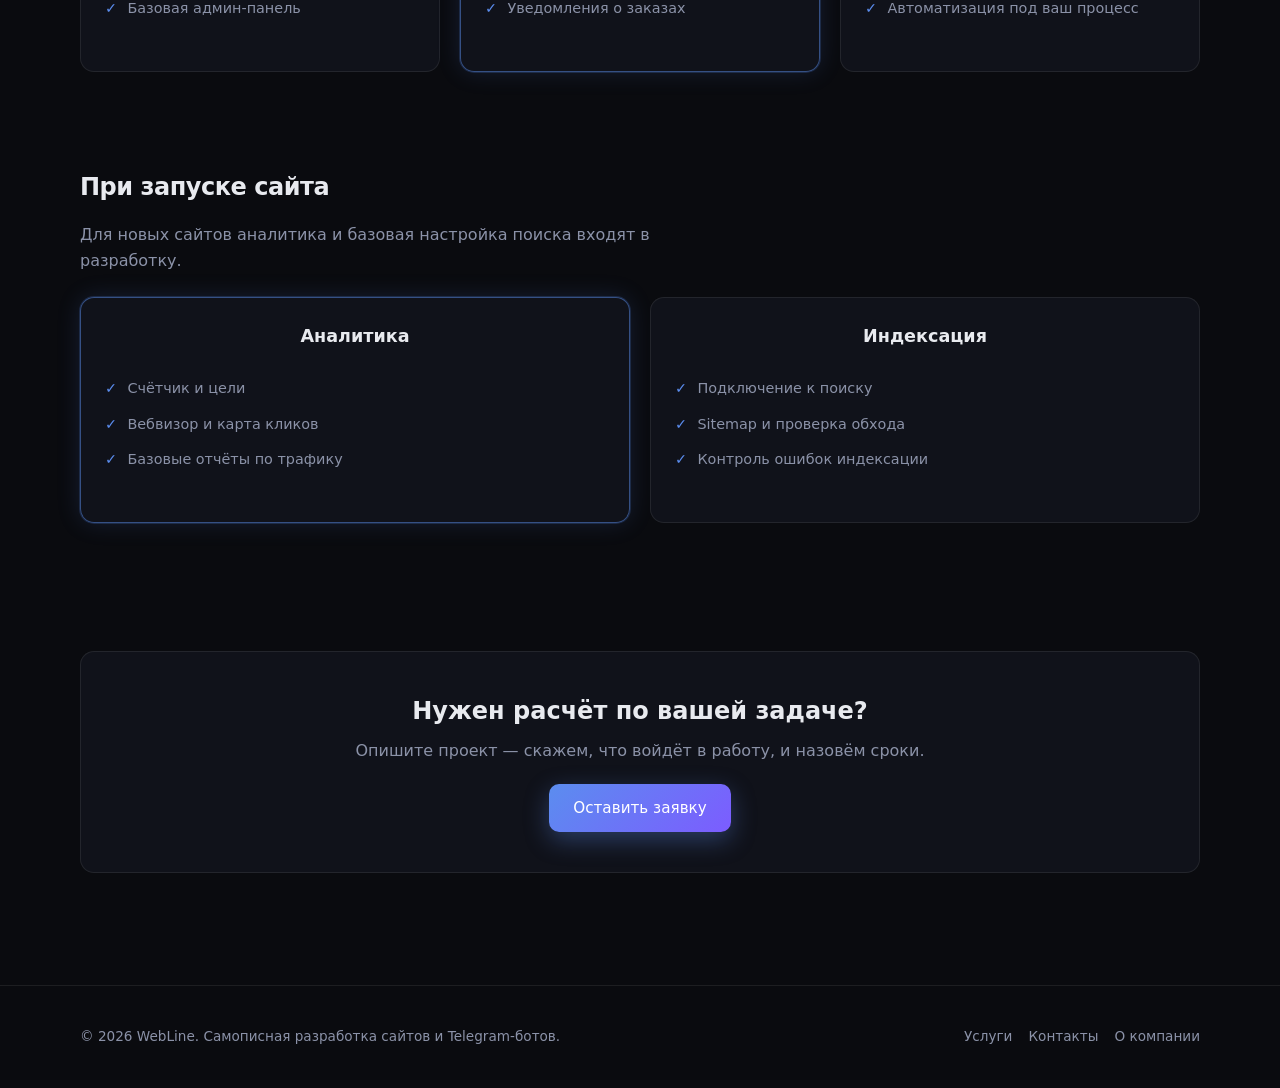
<file: tseny.html>
﻿<!DOCTYPE html>
<html lang="ru">
<head>
  <meta charset="UTF-8">
  <meta name="viewport" content="width=device-width, initial-scale=1.0, viewport-fit=cover">
  <link rel="icon" href="favicon.svg" type="image/svg+xml">
  <link rel="apple-touch-icon" href="favicon.svg">
  <meta name="description" content="Что входит в разработку сайта или Telegram-бота — WebLine.">
  <title>Что входит — WebLine</title>
  <link rel="stylesheet" href="css/style.css">
</head>
<body>
  <header class="site-header">
    <div class="container header-inner">
      <a href="index.html" class="logo">&gt;_ <span>WebLine</span></a>
      <nav class="nav">
        <a href="index.html">Главная</a>
        <a href="uslugi.html">Услуги</a>
        <a href="portfolio.html">Портфолио</a>
        <a href="process.html">Процесс</a>
        <a href="tseny.html" class="active">Что входит</a>
        <a href="o-nas.html">О нас</a>
        <a href="kontakty.html">Контакты</a>
      </nav>
      <div class="header-tools">
        <div class="header-actions">
          <a href="tel:+79135653839" class="header-action" aria-label="Позвонить">
            <svg class="header-action-icon" viewBox="0 0 24 24" aria-hidden="true"><path d="M22 16.92v3a2 2 0 0 1-2.18 2 19.79 19.79 0 0 1-8.63-3.07 19.5 19.5 0 0 1-6-6 19.79 19.79 0 0 1-3.07-8.67A2 2 0 0 1 4.11 2h3a2 2 0 0 1 2 1.72 12.84 12.84 0 0 0 .7 2.81 2 2 0 0 1-.45 2.11L8.09 9.91a16 16 0 0 0 6 6l1.27-1.27a2 2 0 0 1 2.11-.45 12.84 12.84 0 0 0 2.81.7A2 2 0 0 1 22 16.92z" fill="none" stroke="currentColor" stroke-width="2" stroke-linecap="round" stroke-linejoin="round"/></svg>
          </a>
          <button type="button" class="header-action messenger-open" aria-label="Telegram" data-messenger-name="Telegram" data-app-url="tg://resolve?phone=79135653839" data-web-url="https://t.me/+79135653839">
            <svg class="header-action-icon" viewBox="0 0 24 24" aria-hidden="true"><path d="M22 2 11 13M22 2l-7 20-4-9-9-4 20-7z" fill="none" stroke="currentColor" stroke-width="2" stroke-linecap="round" stroke-linejoin="round"/></svg>
          </button>
          <button type="button" class="header-action header-action--text messenger-open" aria-label="MAX" data-messenger-name="MAX" data-app-url="max://max.ru/u/f9LHodD0cOLGtf8KB2TEBFTOUegxn5QIkC54LNBj_Z_xKpQ5yg3k71QA6WI" data-web-url="https://max.ru/u/f9LHodD0cOLGtf8KB2TEBFTOUegxn5QIkC54LNBj_Z_xKpQ5yg3k71QA6WI">
            <span class="header-action-label">MAX</span>
          </button>
        </div>
        <button class="nav-toggle" type="button" aria-label="Меню" aria-expanded="false">☰</button>
      </div>
    </div>
  </header>

  <main>
    <section class="page-hero container">
      <h1>Что входит в разработку</h1>
      <p>Состав работ по типу проекта. Точный объём и сроки обсуждаем после заявки — без шаблонных пакетов.</p>
    </section>

    <section class="section container">
      <h2 class="section-title">В каждый проект</h2>
      <p style="color: var(--text-muted); max-width: 42rem; margin: -0.5rem 0 1.5rem;">
        Независимо от формата — сайт или бот — вы получаете полноценную разработку, а не сборку на конструкторе.
      </p>
      <div class="grid grid-3">
        <article class="card">
          <h3>Самописный код</h3>
          <p>Вёрстка, логика и серверная часть пишутся вручную под вашу задачу.</p>
        </article>
        <article class="card">
          <h3>Адаптив</h3>
          <p>Сайт и бот корректно работают на телефоне, планшете и компьютере.</p>
        </article>
        <article class="card">
          <h3>Поддержка после запуска</h3>
          <p>1 месяц поддержки: исправления, мелкие правки и помощь после публикации.</p>
        </article>
      </div>
    </section>

    <section class="section container">
      <h2 class="section-title">Разработка сайтов</h2>
      <p style="color: var(--text-muted); max-width: 42rem; margin: -0.5rem 0 1.5rem;">
        Набор функций зависит от типа сайта. Ниже — что обычно входит в каждый формат.
      </p>
      <div class="grid grid-3">
        <article class="card price-card">
          <h3>Лендинг</h3>
          <ul class="price-list">
            <li>Одна страница под задачу</li>
            <li>Современный визуал и анимации</li>
            <li>Форма заявки</li>
            <li>Адаптив под телефон и планшет</li>
            <li>Метрика и Вебмастер при запуске</li>
          </ul>
        </article>
        <article class="card price-card featured">
          <h3>Корпоративный сайт</h3>
          <ul class="price-list">
            <li>Несколько разделов и страниц</li>
            <li>Уникальный дизайн и самописный код</li>
            <li>Формы, анимации, адаптив</li>
            <li>Метрика с целями</li>
            <li>Структура под услуги, портфолио и контакты</li>
          </ul>
        </article>
        <article class="card price-card">
          <h3>Интернет-магазин</h3>
          <ul class="price-list">
            <li>Каталог и корзина</li>
            <li>Оплата и доставка</li>
            <li>Личный кабинет покупателя</li>
            <li>Админка для управления товарами</li>
            <li>Интеграции по запросу</li>
          </ul>
        </article>
      </div>
    </section>

    <section class="section container">
      <h2 class="section-title">Telegram-боты</h2>
      <p style="color: var(--text-muted); max-width: 42rem; margin: -0.5rem 0 1.5rem;">
        Боты создаём только в Telegram — отдельно или в связке с сайтом.
      </p>
      <div class="grid grid-3">
        <article class="card price-card">
          <h3>Боты для заявок</h3>
          <ul class="price-list">
            <li>Приём обращений и квизы</li>
            <li>Запись на услуги</li>
            <li>Уведомления администратору</li>
            <li>Базовая админ-панель</li>
          </ul>
        </article>
        <article class="card price-card featured">
          <h3>Каталог и продажи</h3>
          <ul class="price-list">
            <li>Каталог товаров и услуг</li>
            <li>Корзина и оплата в Telegram</li>
            <li>Рассылки подписчикам</li>
            <li>Уведомления о заказах</li>
          </ul>
        </article>
        <article class="card price-card">
          <h3>Интеграции и сложная логика</h3>
          <ul class="price-list">
            <li>Роли пользователей и сценарии</li>
            <li>Связка с сайтом и CRM</li>
            <li>API и внешние сервисы</li>
            <li>Автоматизация под ваш процесс</li>
          </ul>
        </article>
      </div>
    </section>

    <section class="section container">
      <h2 class="section-title">При запуске сайта</h2>
      <p style="color: var(--text-muted); max-width: 42rem; margin: -0.5rem 0 1.5rem;">
        Для новых сайтов аналитика и базовая настройка поиска входят в разработку.
      </p>
      <div class="grid grid-2">
        <article class="card price-card featured">
          <h3>Аналитика</h3>
          <ul class="price-list">
            <li>Счётчик и цели</li>
            <li>Вебвизор и карта кликов</li>
            <li>Базовые отчёты по трафику</li>
          </ul>
        </article>
        <article class="card price-card">
          <h3>Индексация</h3>
          <ul class="price-list">
            <li>Подключение к поиску</li>
            <li>Sitemap и проверка обхода</li>
            <li>Контроль ошибок индексации</li>
          </ul>
        </article>
      </div>
    </section>

    <section class="section container">
      <div class="cta-band">
        <h2>Нужен расчёт по вашей задаче?</h2>
        <p>Опишите проект — скажем, что войдёт в работу, и назовём сроки.</p>
        <a href="kontakty.html" class="btn btn-primary">Оставить заявку</a>
      </div>
    </section>
  </main>

  <footer class="site-footer">
    <div class="container footer-inner">
      <p>© 2026 WebLine. Самописная разработка сайтов и Telegram-ботов.</p>
      <div class="footer-links">
        <a href="uslugi.html">Услуги</a>
        <a href="kontakty.html">Контакты</a>
        <a href="o-nas.html">О компании</a>
      </div>
    </div>
  </footer>
  <script src="js/metrika.js"></script>
  <script src="js/main.js"></script>
</body>
</html>
</file>
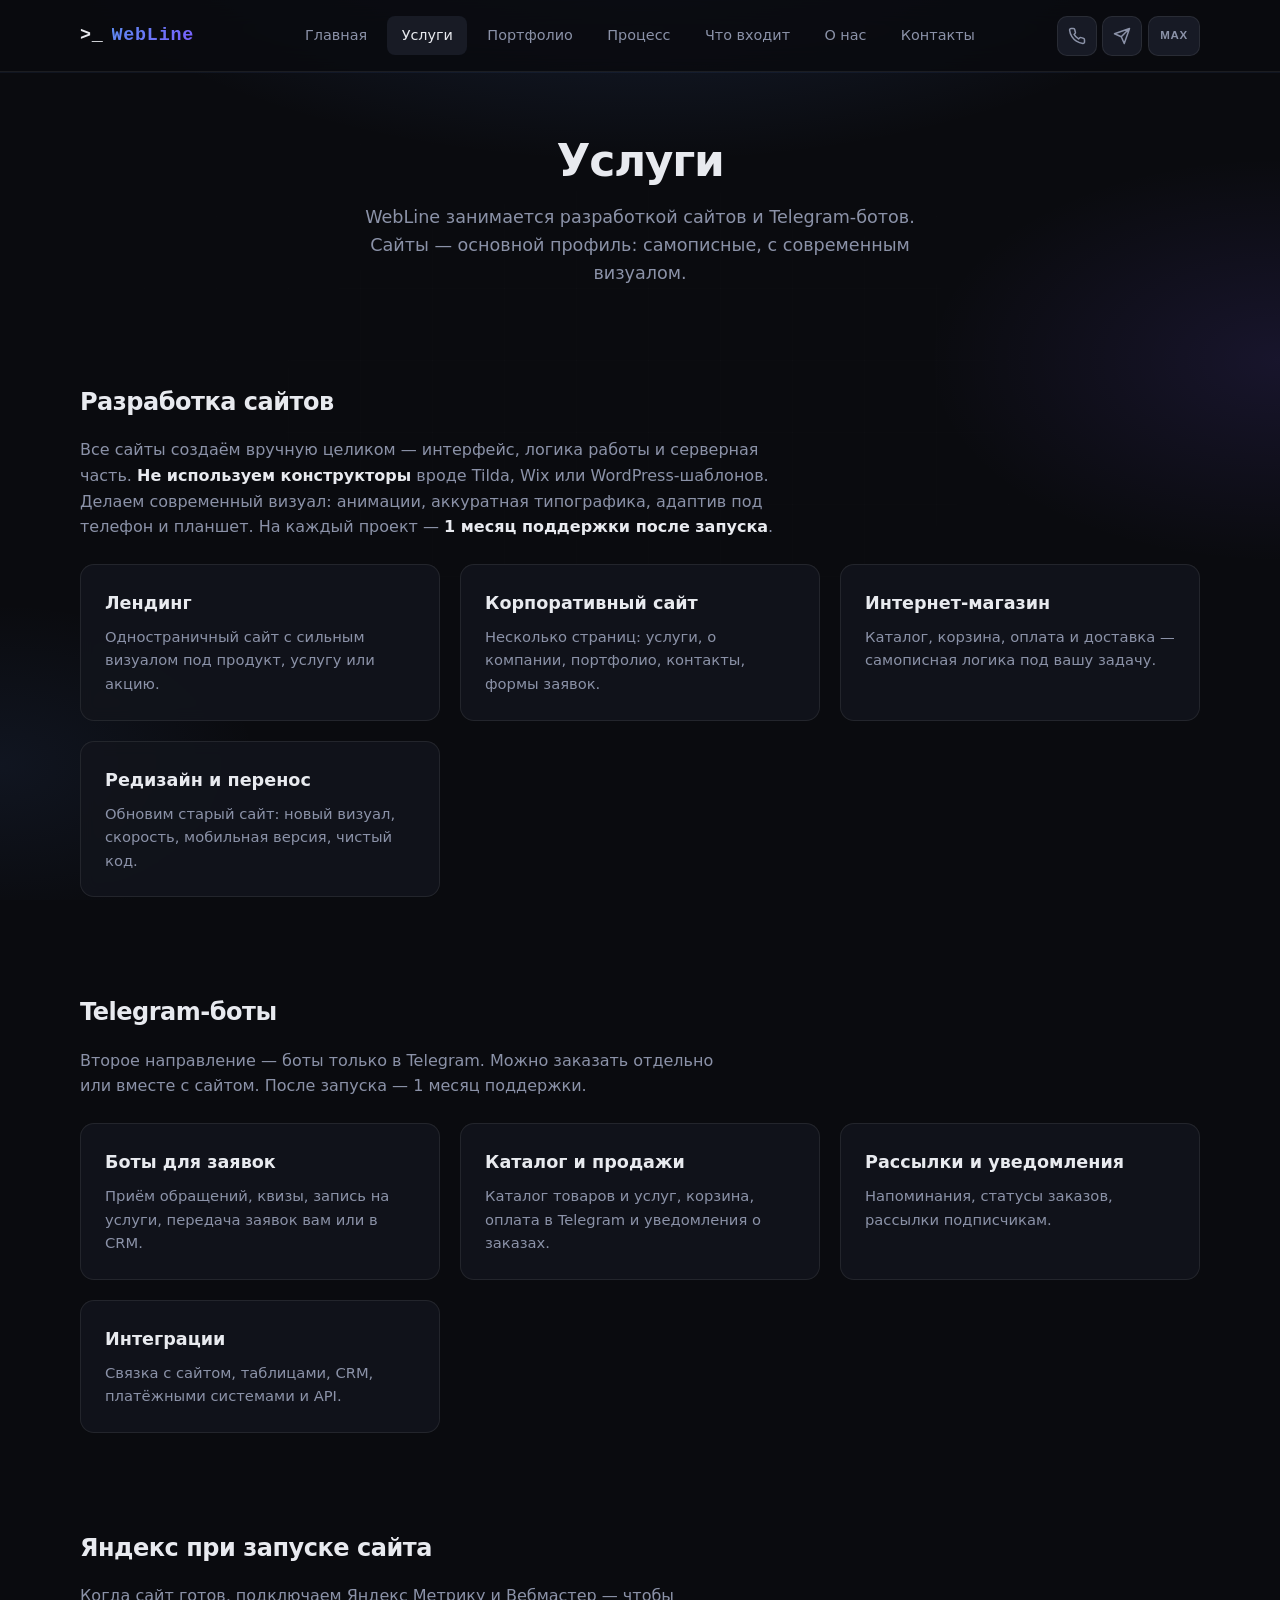
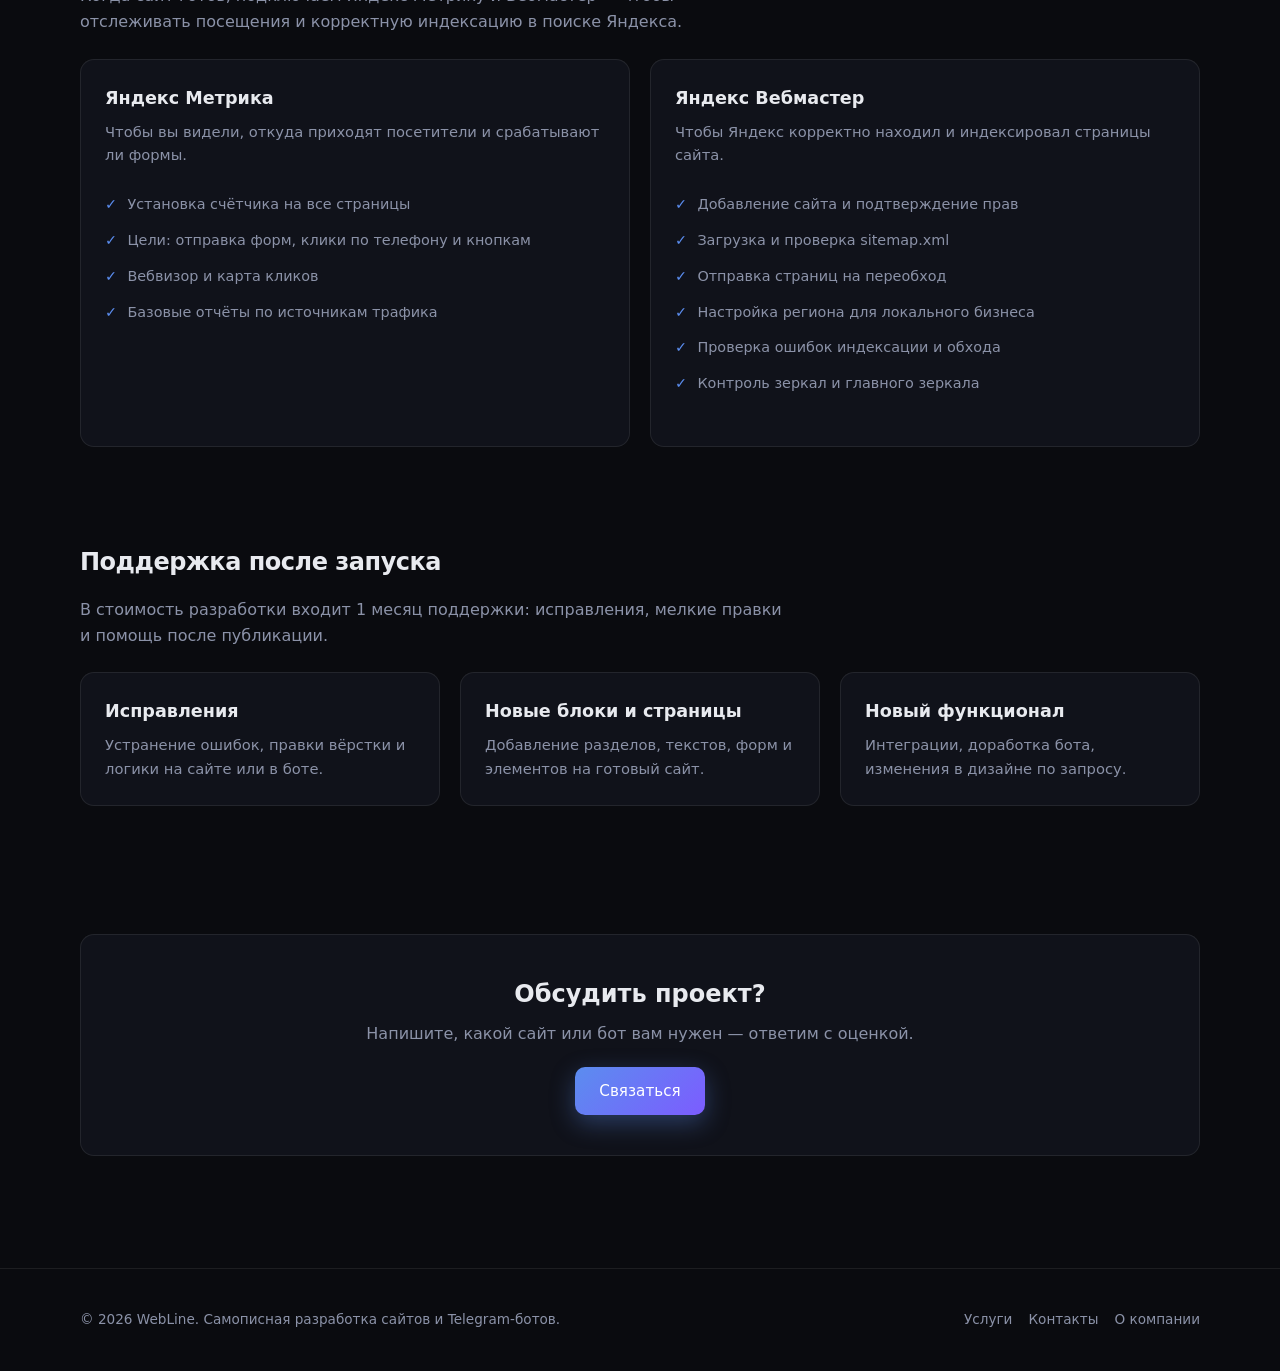
<file: uslugi.html>
﻿<!DOCTYPE html>
<html lang="ru">
<head>
  <meta charset="UTF-8">
  <meta name="viewport" content="width=device-width, initial-scale=1.0, viewport-fit=cover">
  <link rel="icon" href="favicon.svg" type="image/svg+xml">
  <link rel="apple-touch-icon" href="favicon.svg">
  <meta name="description" content="Услуги WebLine: самописная разработка сайтов, Telegram-боты, настройка Яндекс Метрики и Вебмастера.">
  <title>Услуги — WebLine</title>
  <link rel="stylesheet" href="css/style.css">
</head>
<body>
  <header class="site-header">
    <div class="container header-inner">
      <a href="index.html" class="logo">&gt;_ <span>WebLine</span></a>
      <nav class="nav">
        <a href="index.html">Главная</a>
        <a href="uslugi.html" class="active">Услуги</a>
        <a href="portfolio.html">Портфолио</a>
        <a href="process.html">Процесс</a>
        <a href="tseny.html">Что входит</a>
        <a href="o-nas.html">О нас</a>
        <a href="kontakty.html">Контакты</a>
      </nav>
      <div class="header-tools">
        <div class="header-actions">
          <a href="tel:+79135653839" class="header-action" aria-label="Позвонить">
            <svg class="header-action-icon" viewBox="0 0 24 24" aria-hidden="true"><path d="M22 16.92v3a2 2 0 0 1-2.18 2 19.79 19.79 0 0 1-8.63-3.07 19.5 19.5 0 0 1-6-6 19.79 19.79 0 0 1-3.07-8.67A2 2 0 0 1 4.11 2h3a2 2 0 0 1 2 1.72 12.84 12.84 0 0 0 .7 2.81 2 2 0 0 1-.45 2.11L8.09 9.91a16 16 0 0 0 6 6l1.27-1.27a2 2 0 0 1 2.11-.45 12.84 12.84 0 0 0 2.81.7A2 2 0 0 1 22 16.92z" fill="none" stroke="currentColor" stroke-width="2" stroke-linecap="round" stroke-linejoin="round"/></svg>
          </a>
          <button type="button" class="header-action messenger-open" aria-label="Telegram" data-messenger-name="Telegram" data-app-url="tg://resolve?phone=79135653839" data-web-url="https://t.me/+79135653839">
            <svg class="header-action-icon" viewBox="0 0 24 24" aria-hidden="true"><path d="M22 2 11 13M22 2l-7 20-4-9-9-4 20-7z" fill="none" stroke="currentColor" stroke-width="2" stroke-linecap="round" stroke-linejoin="round"/></svg>
          </button>
          <button type="button" class="header-action header-action--text messenger-open" aria-label="MAX" data-messenger-name="MAX" data-app-url="max://max.ru/u/f9LHodD0cOLGtf8KB2TEBFTOUegxn5QIkC54LNBj_Z_xKpQ5yg3k71QA6WI" data-web-url="https://max.ru/u/f9LHodD0cOLGtf8KB2TEBFTOUegxn5QIkC54LNBj_Z_xKpQ5yg3k71QA6WI">
            <span class="header-action-label">MAX</span>
          </button>
        </div>
        <button class="nav-toggle" type="button" aria-label="Меню" aria-expanded="false">☰</button>
      </div>
    </div>
  </header>

  <main>
    <section class="page-hero container">
      <h1>Услуги</h1>
      <p>WebLine занимается разработкой сайтов и Telegram-ботов. Сайты — основной профиль: самописные, с современным визуалом.</p>
    </section>

    <section class="section container" id="sozdanie">
      <h2 class="section-title">Разработка сайтов</h2>
      <p style="color: var(--text-muted); max-width: 44rem; margin: -0.5rem 0 1.5rem;">
        Все сайты создаём вручную целиком — интерфейс, логика работы и серверная часть. <strong style="color: var(--text); font-weight: 600;">Не используем конструкторы</strong> вроде Tilda, Wix или WordPress-шаблонов. Делаем современный визуал: анимации, аккуратная типографика, адаптив под телефон и планшет. На каждый проект — <strong style="color: var(--text); font-weight: 600;">1 месяц поддержки после запуска</strong>.
      </p>
      <div class="grid grid-2">
        <article class="card">
          <h3>Лендинг</h3>
          <p>Одностраничный сайт с сильным визуалом под продукт, услугу или акцию.</p>
        </article>
        <article class="card">
          <h3>Корпоративный сайт</h3>
          <p>Несколько страниц: услуги, о компании, портфолио, контакты, формы заявок.</p>
        </article>
        <article class="card">
          <h3>Интернет-магазин</h3>
          <p>Каталог, корзина, оплата и доставка — самописная логика под вашу задачу.</p>
        </article>
        <article class="card">
          <h3>Редизайн и перенос</h3>
          <p>Обновим старый сайт: новый визуал, скорость, мобильная версия, чистый код.</p>
        </article>
      </div>
    </section>

    <section class="section container" id="boty">
      <h2 class="section-title">Telegram-боты</h2>
      <p style="color: var(--text-muted); max-width: 40rem; margin: -0.5rem 0 1.5rem;">
        Второе направление — боты только в Telegram. Можно заказать отдельно или вместе с сайтом. После запуска — 1 месяц поддержки.
      </p>
      <div class="grid grid-2">
        <article class="card">
          <h3>Боты для заявок</h3>
          <p>Приём обращений, квизы, запись на услуги, передача заявок вам или в CRM.</p>
        </article>
        <article class="card">
          <h3>Каталог и продажи</h3>
          <p>Каталог товаров и услуг, корзина, оплата в Telegram и уведомления о заказах.</p>
        </article>
        <article class="card">
          <h3>Рассылки и уведомления</h3>
          <p>Напоминания, статусы заказов, рассылки подписчикам.</p>
        </article>
        <article class="card">
          <h3>Интеграции</h3>
          <p>Связка с сайтом, таблицами, CRM, платёжными системами и API.</p>
        </article>
      </div>
    </section>

    <section class="section container" id="nastroyka">
      <h2 class="section-title">Яндекс при запуске сайта</h2>
      <p style="color: var(--text-muted); max-width: 44rem; margin: -0.5rem 0 1.5rem;">
        Когда сайт готов, подключаем Яндекс Метрику и Вебмастер — чтобы отслеживать посещения и корректную индексацию в поиске Яндекса.
      </p>
      <div class="grid grid-2">
        <article class="card">
          <h3>Яндекс Метрика</h3>
          <p style="margin-bottom: 1rem;">Чтобы вы видели, откуда приходят посетители и срабатывают ли формы.</p>
          <ul class="price-list">
            <li>Установка счётчика на все страницы</li>
            <li>Цели: отправка форм, клики по телефону и кнопкам</li>
            <li>Вебвизор и карта кликов</li>
            <li>Базовые отчёты по источникам трафика</li>
          </ul>
        </article>
        <article class="card">
          <h3>Яндекс Вебмастер</h3>
          <p style="margin-bottom: 1rem;">Чтобы Яндекс корректно находил и индексировал страницы сайта.</p>
          <ul class="price-list">
            <li>Добавление сайта и подтверждение прав</li>
            <li>Загрузка и проверка sitemap.xml</li>
            <li>Отправка страниц на переобход</li>
            <li>Настройка региона для локального бизнеса</li>
            <li>Проверка ошибок индексации и обхода</li>
            <li>Контроль зеркал и главного зеркала</li>
          </ul>
        </article>
      </div>
    </section>

    <section class="section container" id="podderzhka">
      <h2 class="section-title">Поддержка после запуска</h2>
      <p style="color: var(--text-muted); max-width: 44rem; margin: -0.5rem 0 1.5rem;">
        В стоимость разработки входит 1 месяц поддержки: исправления, мелкие правки и помощь после публикации.
      </p>
      <div class="grid grid-3">
        <article class="card">
          <h3>Исправления</h3>
          <p>Устранение ошибок, правки вёрстки и логики на сайте или в боте.</p>
        </article>
        <article class="card">
          <h3>Новые блоки и страницы</h3>
          <p>Добавление разделов, текстов, форм и элементов на готовый сайт.</p>
        </article>
        <article class="card">
          <h3>Новый функционал</h3>
          <p>Интеграции, доработка бота, изменения в дизайне по запросу.</p>
        </article>
      </div>
    </section>

    <section class="section container">
      <div class="cta-band">
        <h2>Обсудить проект?</h2>
        <p>Напишите, какой сайт или бот вам нужен — ответим с оценкой.</p>
        <a href="kontakty.html" class="btn btn-primary">Связаться</a>
      </div>
    </section>
  </main>

  <footer class="site-footer">
    <div class="container footer-inner">
      <p>© 2026 WebLine. Самописная разработка сайтов и Telegram-ботов.</p>
      <div class="footer-links">
        <a href="uslugi.html">Услуги</a>
        <a href="kontakty.html">Контакты</a>
        <a href="o-nas.html">О компании</a>
      </div>
    </div>
  </footer>
  <script src="js/metrika.js"></script>
  <script src="js/main.js"></script>
</body>
</html>
</file>
<file: css/style.css>
:root {
  --bg: #0a0b0f;
  --bg-card: rgba(18, 20, 28, 0.92);
  --bg-elevated: rgba(26, 29, 40, 0.92);
  --text: #e8eaef;
  --text-muted: #8b92a8;
  --accent: #5b8def;
  --accent-2: #7c5cff;
  --accent-glow: rgba(91, 141, 239, 0.35);
  --border: rgba(255, 255, 255, 0.08);
  --radius: 14px;
  --font: "Segoe UI", system-ui, -apple-system, sans-serif;
  --font-mono: Consolas, Monaco, "Courier New", monospace;
  --max-width: 1120px;
  --header-h: 72px;
}

*,
*::before,
*::after {
  box-sizing: border-box;
  margin: 0;
  padding: 0;
}

html {
  scroll-behavior: smooth;
  -webkit-text-size-adjust: 100%;
  text-size-adjust: 100%;
}

body.nav-open {
  overflow: hidden;
}

body {
  font-family: var(--font);
  background: var(--bg);
  color: var(--text);
  line-height: 1.6;
  min-height: 100vh;
  display: flex;
  flex-direction: column;
  position: relative;
  isolation: isolate;
}

body::before {
  content: "";
  position: fixed;
  inset: 0;
  z-index: -2;
  pointer-events: none;
  background:
    radial-gradient(ellipse 90% 60% at 50% -15%, rgba(91, 141, 239, 0.22), transparent 55%),
    radial-gradient(ellipse 55% 45% at 100% 40%, rgba(124, 92, 255, 0.12), transparent 50%),
    radial-gradient(ellipse 45% 40% at 0% 85%, rgba(91, 141, 239, 0.08), transparent 45%),
    var(--bg);
  animation: bgGlow 18s ease-in-out infinite alternate;
}

body::after {
  content: "";
  position: fixed;
  inset: 0;
  z-index: -1;
  pointer-events: none;
  opacity: 0.35;
  background-image:
    linear-gradient(rgba(255, 255, 255, 0.03) 1px, transparent 1px),
    linear-gradient(90deg, rgba(255, 255, 255, 0.03) 1px, transparent 1px);
  background-size: 72px 72px;
  background-position: 0 0;
  mask-image: radial-gradient(ellipse 75% 65% at 50% 45%, #000 20%, transparent 75%);
  animation: gridDrift 48s linear infinite;
}

.page-bg {
  position: fixed;
  inset: 0;
  z-index: -3;
  overflow: hidden;
  pointer-events: none;
}

.page-bg .orb {
  position: absolute;
  border-radius: 50%;
  filter: blur(90px);
  will-change: transform;
}

.page-bg .orb-a {
  width: min(55vw, 520px);
  height: min(55vw, 520px);
  top: -12%;
  left: -8%;
  background: rgba(91, 141, 239, 0.35);
  animation: orbFloatA 22s ease-in-out infinite alternate;
}

.page-bg .orb-b {
  width: min(45vw, 420px);
  height: min(45vw, 420px);
  top: 35%;
  right: -12%;
  background: rgba(124, 92, 255, 0.28);
  animation: orbFloatB 26s ease-in-out infinite alternate;
}

.page-bg .orb-c {
  width: min(38vw, 360px);
  height: min(38vw, 360px);
  bottom: -15%;
  left: 25%;
  background: rgba(56, 189, 248, 0.18);
  animation: orbFloatC 20s ease-in-out infinite alternate;
}

@keyframes bgGlow {
  0% {
    filter: brightness(1);
    transform: scale(1);
  }
  100% {
    filter: brightness(1.08);
    transform: scale(1.03);
  }
}

@keyframes gridDrift {
  from {
    background-position: 0 0;
  }
  to {
    background-position: 72px 72px;
  }
}

@keyframes orbFloatA {
  from {
    transform: translate(0, 0) scale(1);
  }
  to {
    transform: translate(12vw, 10vh) scale(1.12);
  }
}

@keyframes orbFloatB {
  from {
    transform: translate(0, 0) scale(1);
  }
  to {
    transform: translate(-10vw, 8vh) scale(1.08);
  }
}

@keyframes orbFloatC {
  from {
    transform: translate(0, 0) scale(1);
  }
  to {
    transform: translate(8vw, -12vh) scale(1.15);
  }
}

@media (prefers-reduced-motion: reduce) {
  body::before,
  body::after,
  .page-bg .orb {
    animation: none !important;
  }
}

a {
  color: inherit;
  text-decoration: none;
}

img {
  max-width: 100%;
  display: block;
}

.container {
  width: min(100% - 2rem, var(--max-width));
  margin-inline: auto;
}

/* Header */
.site-header {
  position: sticky;
  top: 0;
  z-index: 100;
  height: var(--header-h);
  padding-top: env(safe-area-inset-top, 0px);
  border-bottom: 1px solid var(--border);
  background: rgba(10, 11, 15, 0.88);
  backdrop-filter: blur(14px);
  box-shadow: 0 1px 0 rgba(91, 141, 239, 0.08);
}

.header-inner {
  height: 100%;
  display: grid;
  grid-template-columns: minmax(0, 1fr) auto minmax(0, 1fr);
  align-items: center;
  gap: 1.25rem;
}

.logo {
  justify-self: start;
  flex-shrink: 0;
  font-weight: 700;
  font-size: 1.15rem;
  letter-spacing: 0.04em;
  display: flex;
  align-items: center;
  gap: 0.5rem;
  font-family: var(--font-mono);
}

.logo span {
  background: linear-gradient(135deg, var(--accent), var(--accent-2));
  -webkit-background-clip: text;
  background-clip: text;
  color: transparent;
}

.nav {
  display: flex;
  align-items: center;
  justify-content: center;
  justify-self: center;
  gap: 0.35rem;
  flex-wrap: nowrap;
}

.nav a {
  padding: 0.5rem 0.9rem;
  border-radius: 8px;
  font-size: 0.9rem;
  color: var(--text-muted);
  transition: color 0.2s, background 0.2s;
  white-space: nowrap;
}

.nav a:hover,
.nav a.active {
  color: var(--text);
  background: var(--bg-elevated);
}

.header-tools {
  display: flex;
  align-items: center;
  justify-content: flex-end;
  justify-self: end;
  gap: 0.5rem;
  flex-shrink: 0;
}

.header-actions {
  display: flex;
  align-items: center;
  gap: 0.35rem;
}

.header-action {
  display: inline-flex;
  align-items: center;
  justify-content: center;
  width: 40px;
  height: 40px;
  border-radius: 10px;
  border: 1px solid var(--border);
  background: var(--bg-elevated);
  color: var(--text-muted);
  cursor: pointer;
  transition: color 0.2s, border-color 0.2s, background 0.2s;
  text-decoration: none;
  padding: 0;
}

.header-action:hover {
  color: var(--accent);
  border-color: rgba(91, 141, 239, 0.35);
  background: rgba(91, 141, 239, 0.08);
}

.header-action-icon {
  width: 18px;
  height: 18px;
}

.header-action--text {
  width: auto;
  min-width: 40px;
  padding: 0 0.7rem;
}

.header-action-label {
  font-size: 0.72rem;
  font-weight: 700;
  letter-spacing: 0.06em;
  line-height: 1;
}

.nav-toggle {
  display: none;
  background: none;
  border: 1px solid var(--border);
  color: var(--text);
  width: 44px;
  height: 44px;
  border-radius: 10px;
  cursor: pointer;
  font-size: 1.25rem;
}

/* Main */
main {
  flex: 1;
}

.page-hero {
  padding: 4rem 0 3rem;
  text-align: center;
}

.page-hero h1 {
  font-size: clamp(2rem, 5vw, 2.75rem);
  font-weight: 700;
  letter-spacing: -0.03em;
  line-height: 1.15;
  margin-bottom: 1rem;
}

.page-hero p {
  color: var(--text-muted);
  font-size: 1.1rem;
  max-width: 36rem;
  margin-inline: auto;
}

.section {
  padding: 3rem 0;
}

.section-title {
  font-size: 1.5rem;
  font-weight: 600;
  margin-bottom: 1.5rem;
  letter-spacing: -0.02em;
}

/* Home hero */
.hero {
  padding: 5rem 0 4rem;
  text-align: center;
}

.hero-badge {
  display: inline-block;
  padding: 0.35rem 0.9rem;
  border-radius: 999px;
  border: 1px solid rgba(91, 141, 239, 0.3);
  background: var(--bg-card);
  font-size: 0.8rem;
  font-family: var(--font-mono);
  color: var(--accent);
  margin-bottom: 1.5rem;
  letter-spacing: 0.06em;
}

.hero h1 {
  font-size: clamp(2.25rem, 6vw, 3.5rem);
  font-weight: 700;
  letter-spacing: -0.04em;
  line-height: 1.1;
  max-width: 18ch;
  margin-inline: auto;
  margin-bottom: 1.25rem;
}

.hero h1 em {
  font-style: normal;
  background: linear-gradient(135deg, var(--accent), var(--accent-2));
  -webkit-background-clip: text;
  background-clip: text;
  color: transparent;
}

.hero-lead {
  color: var(--text-muted);
  font-size: 1.15rem;
  max-width: 32rem;
  margin-bottom: 1.75rem;
}

.hero-actions {
  display: flex;
  flex-wrap: wrap;
  gap: 0.75rem;
  justify-content: center;
}

.btn {
  display: inline-flex;
  align-items: center;
  justify-content: center;
  padding: 0.75rem 1.5rem;
  border-radius: 10px;
  font-size: 0.95rem;
  font-weight: 500;
  border: none;
  cursor: pointer;
  transition: transform 0.15s, box-shadow 0.2s, background 0.2s;
}

.btn:hover {
  transform: translateY(-1px);
}

.btn-primary {
  background: linear-gradient(135deg, var(--accent), var(--accent-2));
  color: #fff;
  box-shadow: 0 8px 24px var(--accent-glow);
}

.btn-secondary {
  background: var(--bg-elevated);
  color: var(--text);
  border: 1px solid var(--border);
}

/* Cards grid */
.grid {
  display: grid;
  gap: 1.25rem;
}

.grid-2 {
  grid-template-columns: repeat(auto-fit, minmax(280px, 1fr));
}

.grid-3 {
  grid-template-columns: repeat(auto-fit, minmax(240px, 1fr));
}

.card {
  background: var(--bg-card);
  border: 1px solid var(--border);
  border-radius: var(--radius);
  padding: 1.5rem;
  backdrop-filter: blur(8px);
  transition: border-color 0.2s, transform 0.2s, box-shadow 0.2s;
}

.card:hover {
  border-color: rgba(91, 141, 239, 0.4);
  transform: translateY(-2px);
  box-shadow: 0 8px 32px rgba(91, 141, 239, 0.12);
}

.card-icon {
  width: 48px;
  height: 48px;
  border-radius: 12px;
  background: linear-gradient(135deg, rgba(91, 141, 239, 0.2), rgba(124, 92, 255, 0.2));
  border: 1px solid rgba(91, 141, 239, 0.15);
  display: flex;
  align-items: center;
  justify-content: center;
  font-size: 1.35rem;
  margin-bottom: 1rem;
}

.card h3 {
  font-size: 1.1rem;
  margin-bottom: 0.5rem;
}

.card p {
  color: var(--text-muted);
  font-size: 0.92rem;
}

.card a.link {
  display: inline-block;
  margin-top: 0.75rem;
  color: var(--accent);
  font-size: 0.9rem;
  font-weight: 500;
}

/* Stats */
.stats {
  display: grid;
  grid-template-columns: repeat(auto-fit, minmax(140px, 1fr));
  gap: 1rem;
  text-align: center;
  padding: 2rem 0;
}

.stat strong {
  display: block;
  font-size: 2rem;
  font-weight: 700;
  background: linear-gradient(135deg, var(--accent), var(--accent-2));
  -webkit-background-clip: text;
  background-clip: text;
  color: transparent;
}

.stat span {
  font-size: 0.85rem;
  color: var(--text-muted);
}

/* Portfolio */
.portfolio-item {
  overflow: hidden;
  padding: 0;
  display: flex;
  flex-direction: column;
}

.portfolio-thumb {
  aspect-ratio: 16 / 10;
  background: linear-gradient(145deg, var(--bg-elevated), #252a3a);
  display: flex;
  align-items: center;
  justify-content: center;
  font-size: 2.5rem;
  border-bottom: 1px solid var(--border);
  flex-shrink: 0;
}

.portfolio-thumb--logo {
  background: #0a0a0a;
}

.portfolio-thumb--logo-light {
  background: #eceef2;
}

.portfolio-thumb img {
  max-width: 55%;
  max-height: 55%;
  width: auto;
  height: auto;
  object-fit: contain;
}

.portfolio-thumb--logo img {
  max-width: 62%;
  max-height: 78%;
}

.portfolio-item .card-body {
  display: flex;
  flex-direction: column;
  flex: 1;
  padding: 1.25rem 1.5rem 1.5rem;
}

.portfolio-item-link,
.portfolio-item-inner {
  display: flex;
  flex-direction: column;
  height: 100%;
  color: inherit;
  text-decoration: none;
}

.portfolio-item-link:hover h3 {
  color: var(--accent);
}

.portfolio-item--studio {
  border-color: rgba(91, 141, 239, 0.35);
}

.portfolio-thumb--studio {
  font-family: var(--font-mono);
  font-size: 2rem;
  font-weight: 600;
  color: var(--accent);
  letter-spacing: -0.02em;
}

.portfolio-external,
.portfolio-meta {
  display: block;
  margin-top: auto;
  padding-top: 1rem;
  font-size: 0.9rem;
  font-weight: 500;
  line-height: 1.2;
}

.portfolio-external {
  color: var(--accent);
}

.portfolio-meta {
  color: var(--text-muted);
}

.tags {
  display: flex;
  flex-wrap: wrap;
  gap: 0.4rem;
  margin-top: 0.75rem;
}

.tag {
  font-size: 0.75rem;
  padding: 0.2rem 0.55rem;
  border-radius: 6px;
  background: var(--bg-elevated);
  color: var(--text-muted);
}

/* Pricing */
.price-card {
  text-align: center;
}

.price-card.featured {
  border-color: rgba(91, 141, 239, 0.5);
  box-shadow: 0 0 24px rgba(91, 141, 239, 0.15), 0 0 0 1px rgba(91, 141, 239, 0.2);
}

.price-card .amount {
  font-size: 2rem;
  font-weight: 700;
  margin: 0.5rem 0;
}

.price-card .amount small {
  font-size: 0.9rem;
  font-weight: 400;
  color: var(--text-muted);
}

.price-list {
  list-style: none;
  text-align: left;
  margin: 1.25rem 0;
}

.price-list li {
  padding: 0.4rem 0;
  padding-left: 1.4rem;
  position: relative;
  color: var(--text-muted);
  font-size: 0.9rem;
}

.price-list li::before {
  content: "✓";
  position: absolute;
  left: 0;
  color: var(--accent);
}

/* Process steps */
.steps {
  counter-reset: step;
}

.step {
  display: grid;
  grid-template-columns: auto 1fr;
  gap: 1.25rem;
  padding: 1.5rem 0;
  border-bottom: 1px solid var(--border);
}

.step:last-child {
  border-bottom: none;
}

.step-num {
  width: 44px;
  height: 44px;
  border-radius: 12px;
  background: var(--bg-elevated);
  display: flex;
  align-items: center;
  justify-content: center;
  font-weight: 700;
  color: var(--accent);
  font-size: 1.1rem;
}

.step h3 {
  font-size: 1.05rem;
  margin-bottom: 0.35rem;
}

.step p {
  color: var(--text-muted);
  font-size: 0.92rem;
}

/* Contact */
.contact-channels {
  display: grid;
  grid-template-columns: repeat(auto-fit, minmax(240px, 1fr));
  gap: 1.25rem;
  max-width: 56rem;
  margin: 0 auto;
}

.contact-channel {
  display: flex;
  flex-direction: column;
  align-items: flex-start;
  text-align: left;
}

.contact-channel-icon {
  font-size: 2rem;
  line-height: 1;
  margin-bottom: 0.75rem;
}

.contact-channel h3 {
  margin-bottom: 0.5rem;
}

.contact-channel p {
  color: var(--text-muted);
  font-size: 0.92rem;
  margin-bottom: 1rem;
  flex: 1;
}

.contact-channel-link {
  display: block;
  color: var(--accent);
  font-weight: 500;
  margin-bottom: 1rem;
  text-decoration: none;
}

.contact-channel-value {
  display: block;
  width: 100%;
  margin-bottom: 1rem;
  padding: 0.7rem 0.85rem;
  border-radius: 10px;
  border: 1px solid rgba(91, 141, 239, 0.22);
  background: rgba(91, 141, 239, 0.08);
  color: var(--text);
  font-size: clamp(1rem, 4.2vw, 1.15rem);
  font-weight: 600;
  font-variant-numeric: tabular-nums;
  letter-spacing: 0.02em;
  line-height: 1.3;
  text-align: center;
  text-decoration: none;
  white-space: nowrap;
  overflow-x: auto;
  -webkit-overflow-scrolling: touch;
}

.contact-channel-value--email {
  white-space: normal;
  word-break: break-all;
  font-size: clamp(0.9rem, 3.8vw, 1.05rem);
  font-weight: 500;
}

button.contact-channel-value {
  width: 100%;
  font: inherit;
  font-weight: 600;
  cursor: pointer;
}

button.contact-channel-value:hover,
a.contact-channel-value:hover {
  border-color: rgba(91, 141, 239, 0.45);
  background: rgba(91, 141, 239, 0.14);
}

.contact-channel-link:hover {
  text-decoration: underline;
}

button.contact-channel-link {
  background: none;
  border: none;
  padding: 0;
  font: inherit;
  cursor: pointer;
  text-align: left;
}

.messenger-modal {
  position: fixed;
  inset: 0;
  z-index: 200;
  display: flex;
  align-items: center;
  justify-content: center;
  padding: 1rem;
}

.messenger-modal[hidden] {
  display: none;
}

.messenger-modal-backdrop {
  position: absolute;
  inset: 0;
  background: rgba(5, 8, 16, 0.72);
  backdrop-filter: blur(4px);
}

.messenger-modal-dialog {
  position: relative;
  width: min(100%, 22rem);
  padding: 1.5rem;
  border-radius: var(--radius);
  border: 1px solid var(--border);
  background: var(--bg-elevated);
  box-shadow: 0 20px 60px rgba(0, 0, 0, 0.35);
}

.messenger-modal-dialog h3 {
  margin-bottom: 0.35rem;
}

.messenger-modal-desc {
  color: var(--text-muted);
  font-size: 0.92rem;
  margin-bottom: 1.25rem;
}

.messenger-modal-actions {
  display: grid;
  gap: 0.75rem;
  margin-bottom: 0.75rem;
}

.messenger-modal-close {
  width: 100%;
  padding: 0.65rem 1rem;
  border: none;
  border-radius: 10px;
  background: transparent;
  color: var(--text-muted);
  font: inherit;
  font-size: 0.9rem;
  cursor: pointer;
}

.messenger-modal-close:hover {
  color: var(--text);
}

.contact-channel .btn {
  width: 100%;
  margin-top: auto;
}

.contact-channel-meta {
  display: block;
  margin-top: auto;
  padding-top: 1rem;
  font-size: 1rem;
  font-weight: 500;
  color: var(--text);
}

.contact-channel--info p {
  margin-bottom: 0;
}

.contact-note {
  color: var(--text-muted);
  font-size: 0.9rem;
  text-align: center;
  margin-top: 1.5rem;
}

/* Footer */
.site-footer {
  border-top: 1px solid var(--border);
  padding: 2.5rem 0;
  margin-top: 2rem;
}

.footer-inner {
  display: flex;
  flex-wrap: wrap;
  justify-content: space-between;
  gap: 1.5rem;
  align-items: center;
}

.footer-inner p {
  color: var(--text-muted);
  font-size: 0.85rem;
}

.footer-links {
  display: flex;
  flex-wrap: wrap;
  gap: 1rem;
}

.footer-links a {
  color: var(--text-muted);
  font-size: 0.85rem;
}

.footer-links a:hover {
  color: var(--text);
}

/* CTA band */
.cta-band {
  background: var(--bg-card);
  backdrop-filter: blur(10px);
  border: 1px solid var(--border);
  border-radius: var(--radius);
  padding: 2.5rem;
  text-align: center;
  margin: 2rem 0;
}

.cta-band h2 {
  font-size: 1.5rem;
  margin-bottom: 0.5rem;
}

.cta-band p {
  color: var(--text-muted);
  margin-bottom: 1.25rem;
}

/* Mobile */
@media (max-width: 992px) {
  .header-inner {
    display: flex;
    justify-content: space-between;
    gap: 0.75rem;
  }

  .nav-toggle {
    display: flex;
    align-items: center;
    justify-content: center;
  }

  .nav {
    position: fixed;
    top: var(--header-h);
    left: 0;
    right: 0;
    z-index: 150;
    max-height: calc(100dvh - var(--header-h));
    overflow-y: auto;
    justify-self: auto;
    background: rgba(10, 11, 15, 0.98);
    border-bottom: 1px solid var(--border);
    flex-direction: column;
    align-items: stretch;
    justify-content: flex-start;
    padding: 1rem;
    padding-bottom: calc(1rem + env(safe-area-inset-bottom, 0px));
    gap: 0.25rem;
    transform: translateY(-120%);
    opacity: 0;
    pointer-events: none;
    transition: transform 0.25s, opacity 0.25s;
    box-shadow: 0 16px 40px rgba(0, 0, 0, 0.35);
  }

  .nav.open {
    transform: translateY(0);
    opacity: 1;
    pointer-events: auto;
  }

  .nav a {
    width: 100%;
    padding: 0.75rem 1rem;
    white-space: normal;
  }

  .hero {
    padding: 3rem 0 2.5rem;
  }
}

/* ===== Home page ===== */
.page-home .home-hero {
  padding: 3.5rem 0 2rem;
  position: relative;
}

.home-hero-grid {
  display: grid;
  grid-template-columns: 1fr 1fr;
  gap: 3rem;
  align-items: center;
}

.home-hero-copy {
  text-align: left;
}

.home-hero-copy .hero-badge {
  margin-bottom: 1.25rem;
}

.home-hero-copy h1 {
  font-size: clamp(2.1rem, 4.5vw, 3.25rem);
  font-weight: 700;
  letter-spacing: -0.04em;
  line-height: 1.08;
  max-width: 14ch;
  margin-bottom: 1.25rem;
}

.home-hero-copy h1 em {
  font-style: normal;
  background: linear-gradient(135deg, var(--accent), var(--accent-2));
  -webkit-background-clip: text;
  background-clip: text;
  color: transparent;
}

.home-hero-copy .hero-lead {
  max-width: 34rem;
  font-size: 1.05rem;
  line-height: 1.65;
}

.home-hero-copy .hero-actions {
  justify-content: flex-start;
  margin-bottom: 1.75rem;
}

.hero-tags {
  list-style: none;
  display: flex;
  flex-wrap: wrap;
  gap: 0.5rem;
}

.hero-tags li {
  font-size: 0.8rem;
  color: var(--text-muted);
  padding: 0.35rem 0.75rem;
  border-radius: 999px;
  border: 1px solid var(--border);
  background: rgba(18, 20, 28, 0.6);
}

.home-hero-visual {
  position: relative;
  min-height: 380px;
}

.showcase-glow {
  position: absolute;
  inset: 10% 5%;
  background: radial-gradient(circle, rgba(91, 141, 239, 0.25), transparent 65%);
  filter: blur(40px);
  pointer-events: none;
}

.showcase-card {
  position: absolute;
  background: var(--bg-card);
  border: 1px solid var(--border);
  border-radius: 16px;
  overflow: hidden;
  backdrop-filter: blur(12px);
  box-shadow: 0 24px 48px rgba(0, 0, 0, 0.35);
}

.showcase-site {
  top: 0;
  left: 0;
  width: min(100%, 320px);
  z-index: 2;
  animation: floatCardA 6s ease-in-out infinite alternate;
}

.showcase-bot {
  bottom: 0;
  right: 0;
  width: min(100%, 280px);
  z-index: 3;
  animation: floatCardB 7s ease-in-out infinite alternate;
}

.showcase-top {
  display: flex;
  align-items: center;
  gap: 0.4rem;
  padding: 0.65rem 0.85rem;
  border-bottom: 1px solid var(--border);
  background: rgba(0, 0, 0, 0.25);
}

.showcase-top .dot {
  width: 8px;
  height: 8px;
  border-radius: 50%;
  background: rgba(255, 255, 255, 0.15);
}

.showcase-top .dot:first-child { background: #ff5f57; }
.showcase-top .dot:nth-child(2) { background: #febc2e; }
.showcase-top .dot:nth-child(3) { background: #28c840; }

.showcase-url {
  margin-left: auto;
  font-family: var(--font-mono);
  font-size: 0.7rem;
  color: var(--text-muted);
}

.showcase-bot-name {
  font-size: 0.8rem;
  font-weight: 600;
}

.showcase-online {
  margin-left: auto;
  font-size: 0.65rem;
  color: #4ade80;
  text-transform: uppercase;
  letter-spacing: 0.06em;
}

.showcase-content {
  padding: 1.25rem;
}

.mock-title {
  height: 14px;
  width: 70%;
  border-radius: 6px;
  background: linear-gradient(90deg, var(--accent), var(--accent-2));
  margin-bottom: 1rem;
  opacity: 0.85;
}

.mock-text {
  height: 8px;
  width: 100%;
  border-radius: 4px;
  background: var(--bg-elevated);
  margin-bottom: 0.55rem;
}

.mock-text.short { width: 55%; }

.mock-btn {
  display: inline-block;
  margin-top: 0.75rem;
  padding: 0.45rem 0.9rem;
  border-radius: 8px;
  font-size: 0.75rem;
  background: linear-gradient(135deg, var(--accent), var(--accent-2));
  color: #fff;
}

.showcase-chat {
  padding: 1rem;
  display: flex;
  flex-direction: column;
  gap: 0.5rem;
}

.chat-bubble {
  max-width: 88%;
  padding: 0.5rem 0.7rem;
  border-radius: 12px;
  font-size: 0.72rem;
  line-height: 1.45;
}

.chat-bubble.bot {
  align-self: flex-start;
  background: var(--bg-elevated);
  color: var(--text-muted);
  border-bottom-left-radius: 4px;
}

.chat-bubble.user {
  align-self: flex-end;
  background: rgba(91, 141, 239, 0.25);
  color: var(--text);
  border-bottom-right-radius: 4px;
}

@keyframes floatCardA {
  from { transform: translateY(0); }
  to { transform: translateY(-10px); }
}

@keyframes floatCardB {
  from { transform: translateY(0); }
  to { transform: translateY(8px); }
}

.home-focus {
  padding: 0 0 1rem;
}

.focus-grid {
  display: grid;
  grid-template-columns: repeat(3, 1fr);
  gap: 1rem;
}

.focus-item {
  padding: 1.5rem;
  border-radius: var(--radius);
  border: 1px solid var(--border);
  background: var(--bg-card);
  backdrop-filter: blur(8px);
}

.focus-item--accent {
  border-color: rgba(91, 141, 239, 0.35);
  background: linear-gradient(145deg, rgba(91, 141, 239, 0.12), rgba(18, 20, 28, 0.92));
}

.focus-num {
  display: block;
  font-family: var(--font-mono);
  font-size: 0.75rem;
  color: var(--accent);
  margin-bottom: 0.75rem;
}

.focus-item h3 {
  font-size: 1.1rem;
  margin-bottom: 0.5rem;
}

.focus-item p {
  font-size: 0.9rem;
  color: var(--text-muted);
  line-height: 1.55;
}

.section-head {
  display: flex;
  flex-wrap: wrap;
  align-items: flex-end;
  justify-content: space-between;
  gap: 1rem;
  margin-bottom: 1.5rem;
}

.section-head .section-title {
  margin-bottom: 0;
}

.section-desc {
  color: var(--text-muted);
  font-size: 0.95rem;
  max-width: 28rem;
}

.section-link {
  color: var(--accent);
  font-size: 0.9rem;
  font-weight: 500;
  white-space: nowrap;
}

.section-link:hover {
  text-decoration: underline;
}

.home-bento {
  display: grid;
  grid-template-columns: repeat(2, 1fr);
  gap: 1rem;
  align-items: stretch;
}

.bento-card {
  display: flex;
  flex-direction: column;
  padding: 1.75rem;
  border-radius: var(--radius);
  border: 1px solid var(--border);
  background: var(--bg-card);
  backdrop-filter: blur(8px);
  transition: border-color 0.2s, transform 0.2s, box-shadow 0.2s;
  min-height: 220px;
  height: 100%;
}

.bento-card:hover {
  border-color: rgba(91, 141, 239, 0.4);
  transform: translateY(-3px);
  box-shadow: 0 12px 40px rgba(91, 141, 239, 0.1);
}

.bento-large,
.bento-small {
  grid-column: auto;
}

.bento-highlight {
  background: linear-gradient(155deg, rgba(124, 92, 255, 0.14), rgba(18, 20, 28, 0.95));
  border-color: rgba(124, 92, 255, 0.25);
}

.bento-label {
  font-family: var(--font-mono);
  font-size: 0.7rem;
  text-transform: uppercase;
  letter-spacing: 0.08em;
  color: var(--accent);
  margin-bottom: 0.75rem;
  min-height: 1.05rem;
}

.bento-label--empty {
  visibility: hidden;
}

.bento-card h3 {
  font-size: 1.15rem;
  margin-bottom: 0.5rem;
}

.bento-card p {
  color: var(--text-muted);
  font-size: 0.92rem;
  flex: 1;
  line-height: 1.55;
}

.bento-link {
  margin-top: 1rem;
  color: var(--accent);
  font-size: 0.9rem;
  font-weight: 500;
}

.home-process .section-head {
  margin-bottom: 1.25rem;
}

.home-steps {
  display: grid;
  grid-template-columns: repeat(3, 1fr);
  gap: 1rem;
}

.home-step {
  padding: 1.5rem;
  border-radius: var(--radius);
  border: 1px solid var(--border);
  background: rgba(18, 20, 28, 0.55);
}

.home-step-num {
  display: inline-flex;
  align-items: center;
  justify-content: center;
  width: 36px;
  height: 36px;
  border-radius: 10px;
  background: var(--bg-elevated);
  color: var(--accent);
  font-weight: 700;
  font-size: 0.95rem;
  margin-bottom: 1rem;
}

.home-step h3 {
  font-size: 1.05rem;
  margin-bottom: 0.4rem;
}

.home-step p {
  font-size: 0.9rem;
  color: var(--text-muted);
  line-height: 1.55;
}

.cta-band--home {
  display: flex;
  flex-wrap: wrap;
  align-items: center;
  justify-content: space-between;
  gap: 1.5rem;
  text-align: left;
  padding: 2rem 2.25rem;
  background: linear-gradient(135deg, rgba(91, 141, 239, 0.1), rgba(18, 20, 28, 0.95));
  border-color: rgba(91, 141, 239, 0.2);
}

.cta-band--home p {
  margin-bottom: 0;
  max-width: 28rem;
}

@media (max-width: 960px) {
  .home-hero-grid {
    grid-template-columns: 1fr 1fr;
    gap: 1.5rem;
    align-items: center;
  }

  .home-hero-copy h1 {
    font-size: clamp(1.65rem, 4.2vw, 2.35rem);
    max-width: none;
  }

  .home-hero-copy .hero-lead {
    font-size: 0.95rem;
  }

  .home-hero-visual {
    min-height: 260px;
    max-width: none;
    margin-inline: 0;
  }

  .showcase-site {
    width: min(100%, 200px);
  }

  .showcase-bot {
    width: min(100%, 175px);
  }

  .focus-grid,
  .home-steps {
    grid-template-columns: 1fr;
  }

  .home-bento {
    grid-template-columns: 1fr;
  }
}

@media (max-width: 768px) {
  :root {
    --header-h: 64px;
  }

  .container {
    width: min(100% - 1.5rem, var(--max-width));
  }

  .page-home .home-hero {
    padding: 2.5rem 0 1.5rem;
  }

  .home-hero-grid {
    grid-template-columns: 1fr;
    gap: 0;
  }

  .home-hero-visual {
    display: none;
  }

  .home-hero-copy .hero-actions {
    flex-direction: column;
    width: 100%;
  }

  .home-hero-copy .hero-actions .btn {
    width: 100%;
  }

  .page-home .home-hero {
    border-bottom: 1px solid var(--border);
  }

  .home-hero-copy .hero-lead {
    padding-left: 0.85rem;
    border-left: 3px solid var(--accent);
  }

  .home-hero-copy .hero-actions {
    padding-top: 1.25rem;
    border-top: 1px solid var(--border);
  }

  .home-focus {
    padding: 1.5rem 0;
    background: rgba(18, 20, 28, 0.45);
    border-bottom: 1px solid var(--border);
  }

  .home-focus .container {
    padding: 1.25rem;
    border: 1px solid var(--border);
    border-radius: var(--radius);
    background: rgba(10, 11, 15, 0.55);
  }

  .page-home .section {
    border-bottom: 1px solid var(--border);
  }

  .page-home .section:last-of-type {
    border-bottom: none;
  }

  .focus-item,
  .home-step,
  .bento-card {
    border-left: 3px solid rgba(91, 141, 239, 0.35);
  }

  .page-hero {
    padding: 2.75rem 0 2rem;
  }

  .page-hero h1 {
    font-size: clamp(1.75rem, 8vw, 2.25rem);
  }

  .page-hero p {
    font-size: 1rem;
  }

  .section {
    padding: 2.25rem 0;
  }

  .section-title {
    font-size: 1.3rem;
  }

  .section-head {
    flex-direction: column;
    align-items: flex-start;
  }

  .section-desc {
    max-width: none;
  }

  .bento-card {
    min-height: 0;
    padding: 1.35rem;
  }

  .grid-2,
  .grid-3 {
    grid-template-columns: 1fr;
  }

  .steps {
    gap: 0;
  }

  .step {
    padding: 1.25rem 0;
  }

  .cta-band {
    padding: 1.75rem 1.25rem;
    margin: 1.5rem 0;
  }

  .cta-band h2 {
    font-size: 1.25rem;
  }

  .cta-band--home {
    text-align: center;
    justify-content: center;
    padding: 1.75rem 1.25rem;
  }

  .cta-band--home .btn {
    width: 100%;
    max-width: 280px;
  }

  .cta-band--home p {
    margin-inline: auto;
  }

  .footer-inner {
    flex-direction: column;
    align-items: center;
    text-align: center;
  }

  .footer-links {
    justify-content: center;
  }

  .contact-channels {
    grid-template-columns: 1fr;
    max-width: none;
  }

  .contact-channel-value {
    font-size: 1.05rem;
  }

  .messenger-modal {
    padding: 0.75rem;
    padding-bottom: calc(0.75rem + env(safe-area-inset-bottom, 0px));
  }

  .logo {
    font-size: 1.05rem;
  }

  .header-action {
    width: 38px;
    height: 38px;
  }

  .header-action--text {
    min-width: 38px;
    padding: 0 0.55rem;
  }

  .header-action-label {
    font-size: 0.68rem;
  }
}

@media (max-width: 480px) {
  .container {
    width: min(100% - 1.25rem, var(--max-width));
  }

  .hero-tags li {
    font-size: 0.75rem;
  }

  .focus-item,
  .home-step,
  .card {
    padding: 1.25rem;
  }

  .card:hover,
  .bento-card:hover {
    transform: none;
  }

  .btn {
    min-height: 44px;
  }

  .header-inner {
    gap: 0.5rem;
  }

  .header-actions {
    gap: 0.25rem;
  }

  .nav-toggle {
    width: 40px;
    height: 40px;
  }
}

@media (prefers-reduced-motion: reduce) {
  .showcase-site,
  .showcase-bot {
    animation: none !important;
  }
}
</file>
